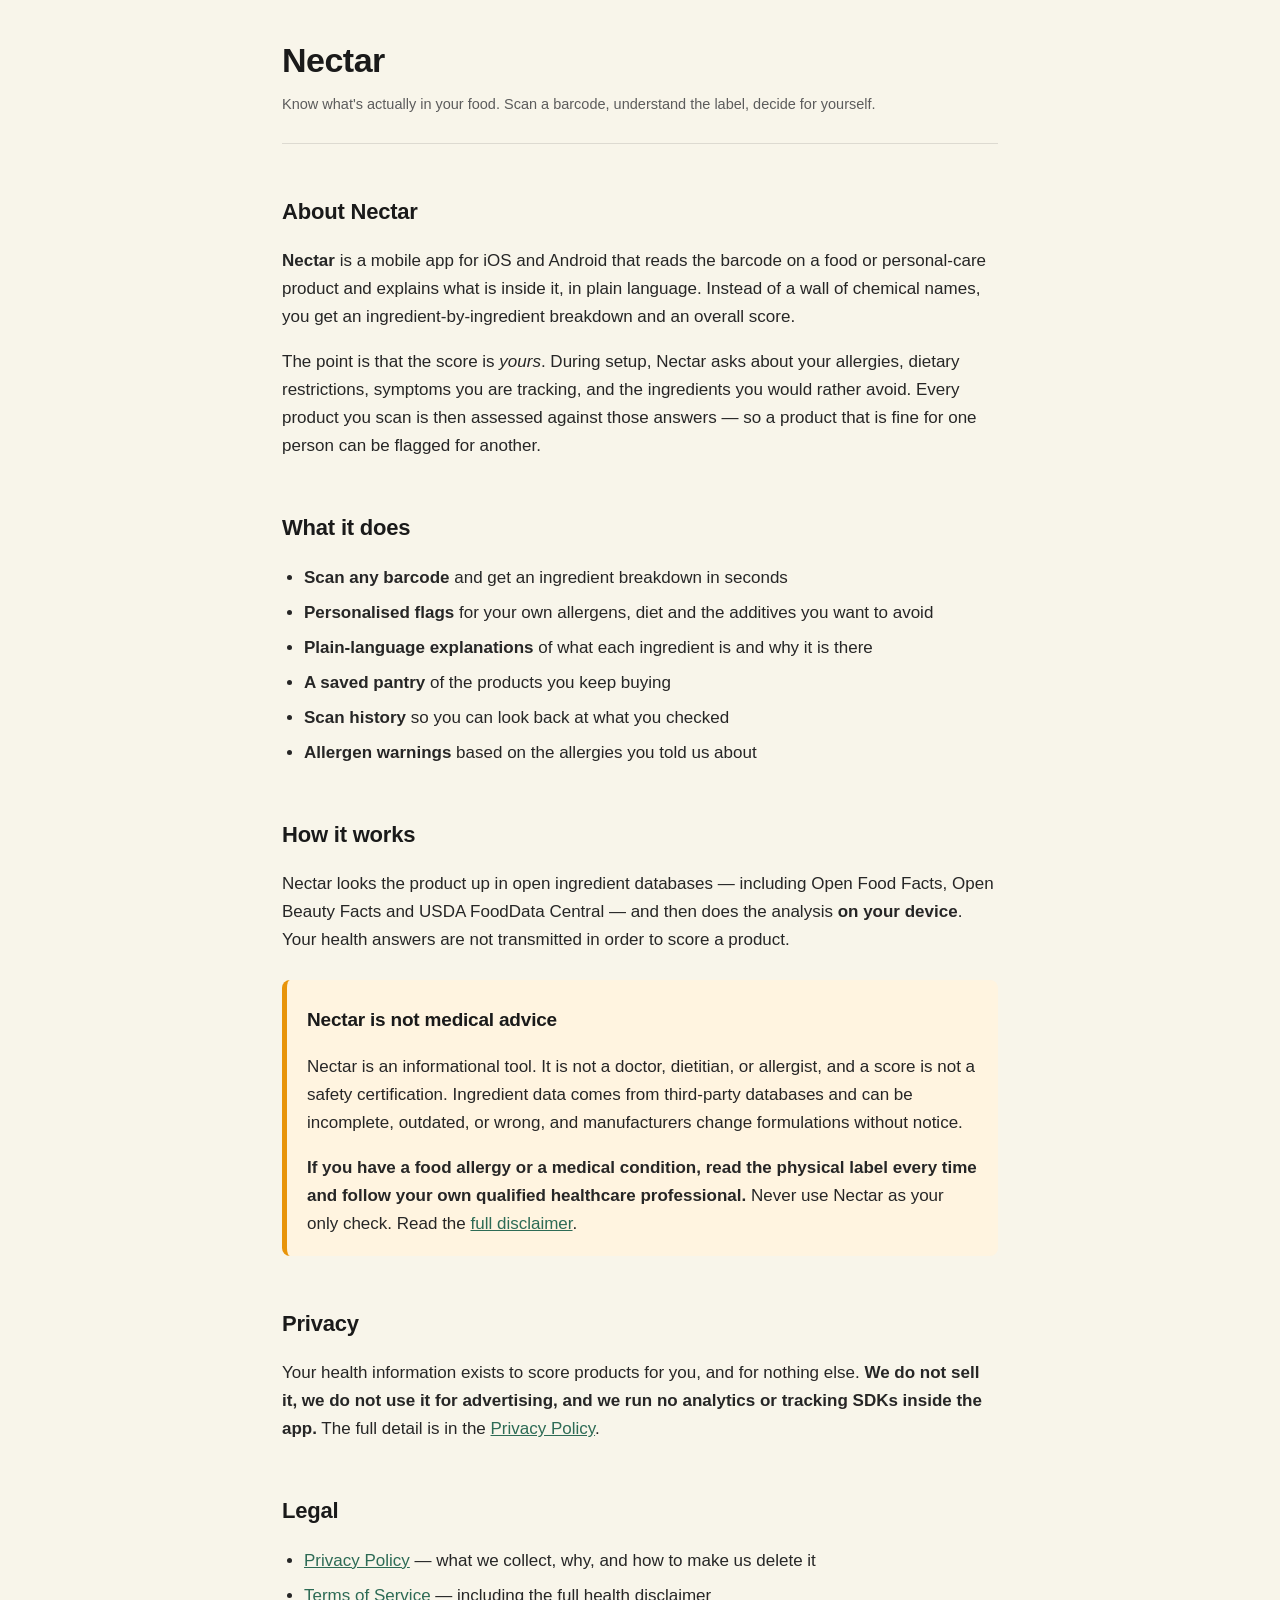
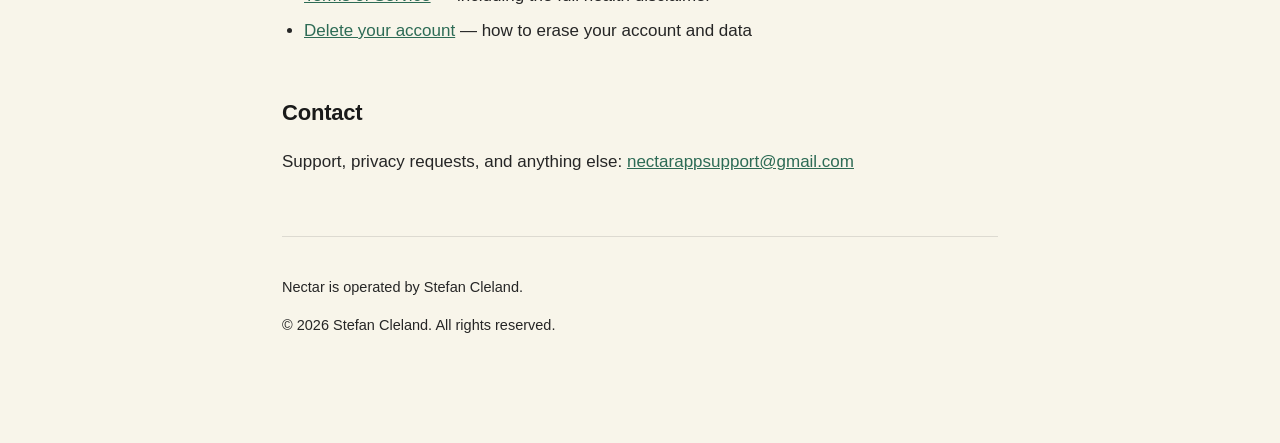
<file: index.html>
<!doctype html>
<html lang="en">
<head>
<meta charset="utf-8">
<meta name="viewport" content="width=device-width, initial-scale=1">
<title>Nectar</title>
<meta name="description" content="Nectar is a mobile app that scans a product's barcode and explains its ingredients against your own allergies, dietary restrictions and health goals.">
<link rel="stylesheet" href="style.css">
</head>
<body>
<div class="wrap">

<header>
  <!-- The app name is the h1 on purpose. Google's OAuth branding check reads
       the page's primary heading and compares it to the name on the consent
       screen; a tagline here reads as a mismatch. -->
  <h1>Nectar</h1>
  <p class="dates">Know what's actually in your food. Scan a barcode, understand the label, decide for yourself.</p>
</header>

<h2>About Nectar</h2>
<p><strong>Nectar</strong> is a mobile app for iOS and Android that reads the barcode on a food or personal-care product and explains what is inside it, in plain language. Instead of a wall of chemical names, you get an ingredient-by-ingredient breakdown and an overall score.</p>

<p>The point is that the score is <em>yours</em>. During setup, Nectar asks about your allergies, dietary restrictions, symptoms you are tracking, and the ingredients you would rather avoid. Every product you scan is then assessed against those answers — so a product that is fine for one person can be flagged for another.</p>

<h2>What it does</h2>
<ul>
  <li><strong>Scan any barcode</strong> and get an ingredient breakdown in seconds</li>
  <li><strong>Personalised flags</strong> for your own allergens, diet and the additives you want to avoid</li>
  <li><strong>Plain-language explanations</strong> of what each ingredient is and why it is there</li>
  <li><strong>A saved pantry</strong> of the products you keep buying</li>
  <li><strong>Scan history</strong> so you can look back at what you checked</li>
  <li><strong>Allergen warnings</strong> based on the allergies you told us about</li>
</ul>

<h2>How it works</h2>
<p>Nectar looks the product up in open ingredient databases — including Open Food Facts, Open Beauty Facts and USDA FoodData Central — and then does the analysis <strong>on your device</strong>. Your health answers are not transmitted in order to score a product.</p>

<div class="notice">
  <h2 style="font-size:19px;">Nectar is not medical advice</h2>
  <p>Nectar is an informational tool. It is not a doctor, dietitian, or allergist, and a score is not a safety certification. Ingredient data comes from third-party databases and can be incomplete, outdated, or wrong, and manufacturers change formulations without notice.</p>
  <p style="margin-bottom:0;"><strong>If you have a food allergy or a medical condition, read the physical label every time and follow your own qualified healthcare professional.</strong> Never use Nectar as your only check. Read the <a href="terms.html#health">full disclaimer</a>.</p>
</div>

<h2>Privacy</h2>
<p>Your health information exists to score products for you, and for nothing else. <strong>We do not sell it, we do not use it for advertising, and we run no analytics or tracking SDKs inside the app.</strong> The full detail is in the <a href="privacy.html">Privacy Policy</a>.</p>

<h2>Legal</h2>
<ul>
  <li><a href="privacy.html">Privacy Policy</a> — what we collect, why, and how to make us delete it</li>
  <li><a href="terms.html">Terms of Service</a> — including the full health disclaimer</li>
  <li><a href="delete-account.html">Delete your account</a> — how to erase your account and data</li>
</ul>

<h2>Contact</h2>
<p>Support, privacy requests, and anything else: <a href="mailto:nectarappsupport@gmail.com">nectarappsupport@gmail.com</a></p>

<footer>
  <p>Nectar is operated by Stefan Cleland.</p>
  <p>© 2026 Stefan Cleland. All rights reserved.</p>
</footer>

</div>
</body>
</html>
</file>
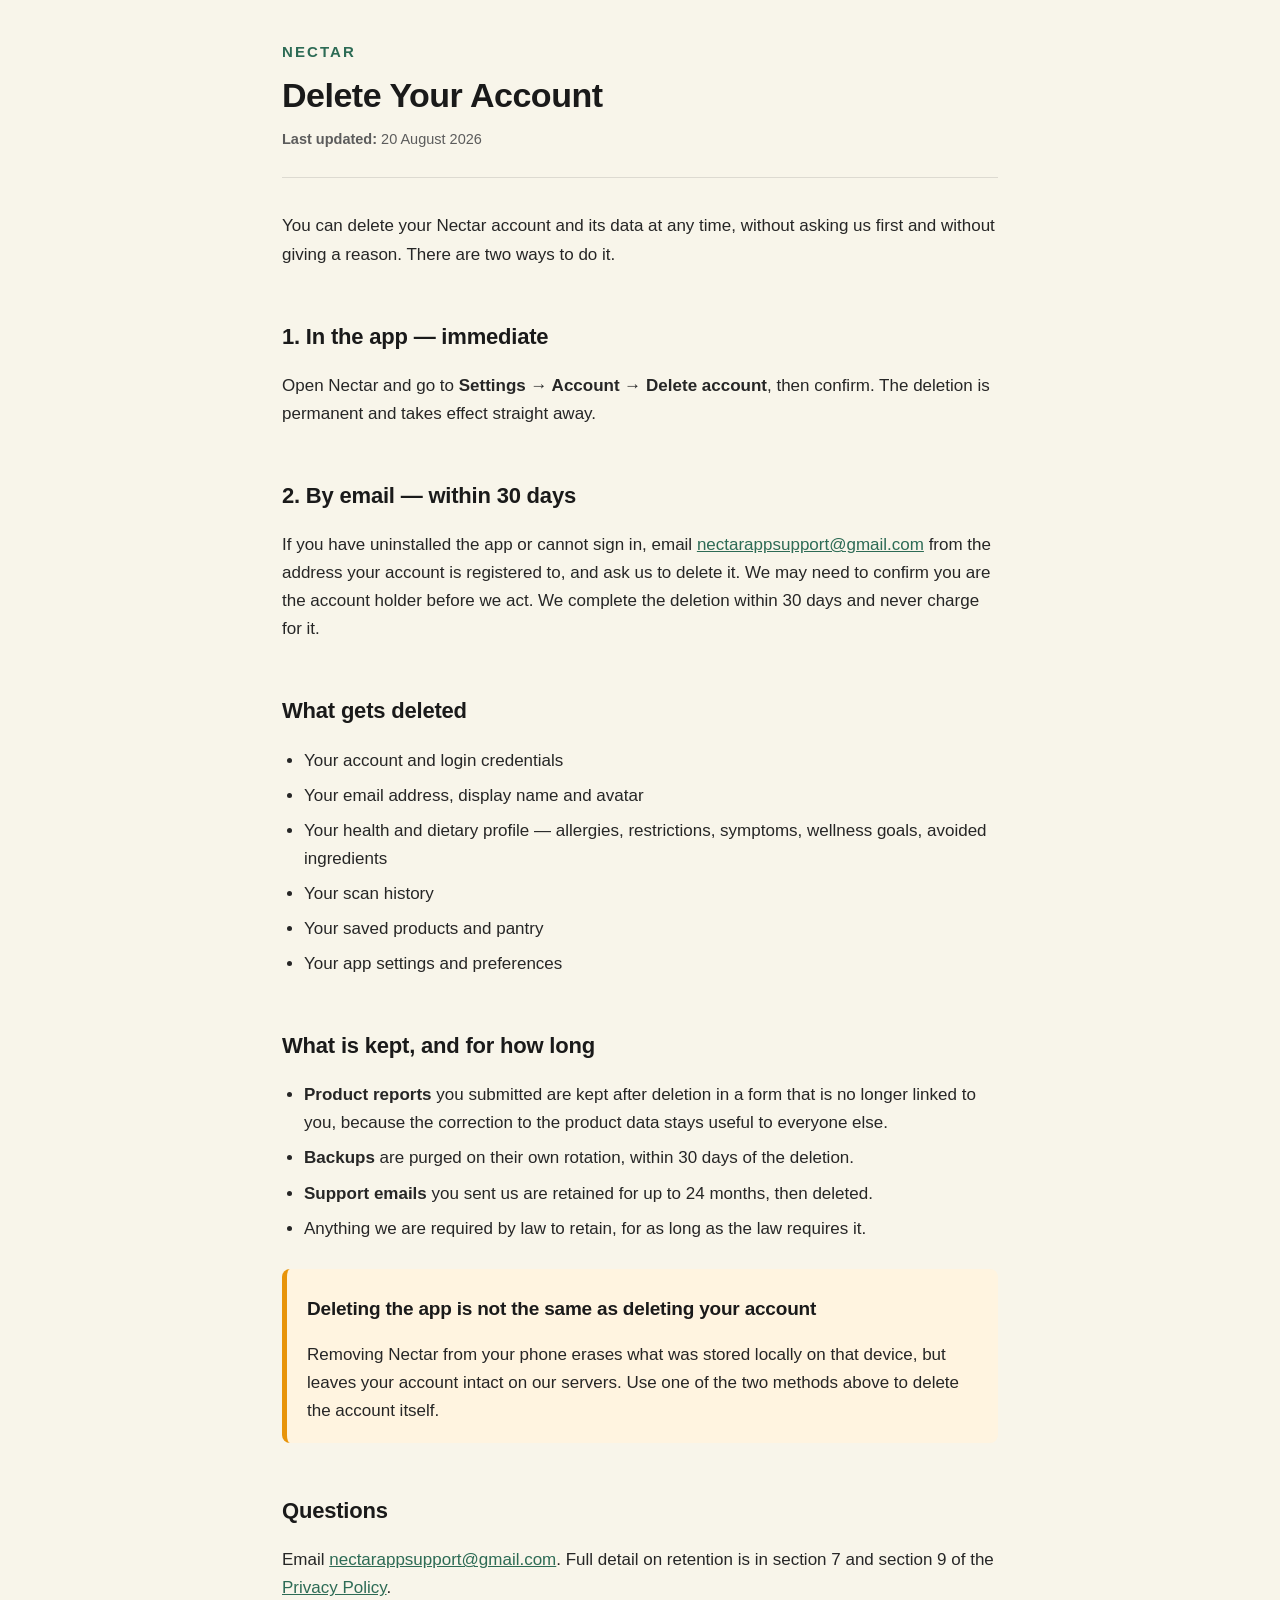
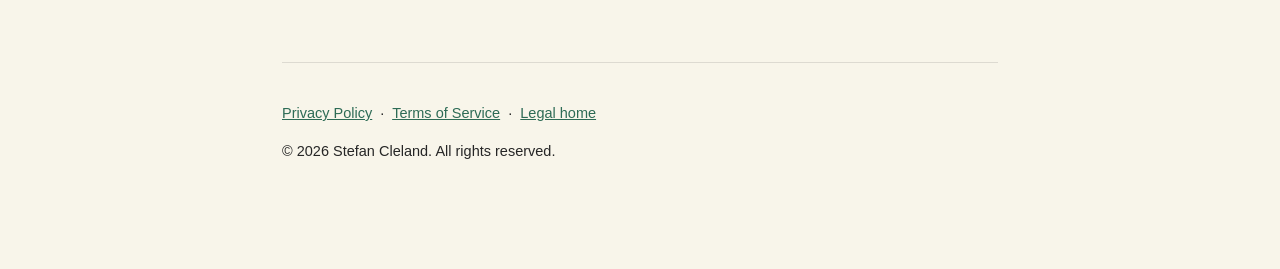
<file: delete-account.html>
<!doctype html>
<html lang="en">
<head>
<meta charset="utf-8">
<meta name="viewport" content="width=device-width, initial-scale=1">
<title>Delete Your Nectar Account</title>
<meta name="description" content="How to delete your Nectar account and the data associated with it, from inside the app or by email.">
<link rel="stylesheet" href="style.css">
</head>
<body>
<div class="wrap">

<header>
  <p class="brand">Nectar</p>
  <h1>Delete Your Account</h1>
  <p class="dates"><strong>Last updated:</strong> 20 August 2026</p>
</header>

<p>You can delete your Nectar account and its data at any time, without asking us first and without giving a reason. There are two ways to do it.</p>

<h2>1. In the app — immediate</h2>
<p>Open Nectar and go to <strong>Settings → Account → Delete account</strong>, then confirm. The deletion is permanent and takes effect straight away.</p>

<h2>2. By email — within 30 days</h2>
<p>If you have uninstalled the app or cannot sign in, email <a href="mailto:nectarappsupport@gmail.com">nectarappsupport@gmail.com</a> from the address your account is registered to, and ask us to delete it. We may need to confirm you are the account holder before we act. We complete the deletion within 30 days and never charge for it.</p>

<h2>What gets deleted</h2>
<ul>
  <li>Your account and login credentials</li>
  <li>Your email address, display name and avatar</li>
  <li>Your health and dietary profile — allergies, restrictions, symptoms, wellness goals, avoided ingredients</li>
  <li>Your scan history</li>
  <li>Your saved products and pantry</li>
  <li>Your app settings and preferences</li>
</ul>

<h2>What is kept, and for how long</h2>
<ul>
  <li><strong>Product reports</strong> you submitted are kept after deletion in a form that is no longer linked to you, because the correction to the product data stays useful to everyone else.</li>
  <li><strong>Backups</strong> are purged on their own rotation, within 30 days of the deletion.</li>
  <li><strong>Support emails</strong> you sent us are retained for up to 24 months, then deleted.</li>
  <li>Anything we are required by law to retain, for as long as the law requires it.</li>
</ul>

<div class="notice">
  <h2 style="font-size:19px;">Deleting the app is not the same as deleting your account</h2>
  <p style="margin-bottom:0;">Removing Nectar from your phone erases what was stored locally on that device, but leaves your account intact on our servers. Use one of the two methods above to delete the account itself.</p>
</div>

<h2>Questions</h2>
<p>Email <a href="mailto:nectarappsupport@gmail.com">nectarappsupport@gmail.com</a>. Full detail on retention is in section 7 and section 9 of the <a href="privacy.html">Privacy Policy</a>.</p>

<footer>
  <p><a href="privacy.html">Privacy Policy</a> &nbsp;·&nbsp; <a href="terms.html">Terms of Service</a> &nbsp;·&nbsp; <a href="index.html">Legal home</a></p>
  <p>© 2026 Stefan Cleland. All rights reserved.</p>
</footer>

</div>
</body>
</html>
</file>
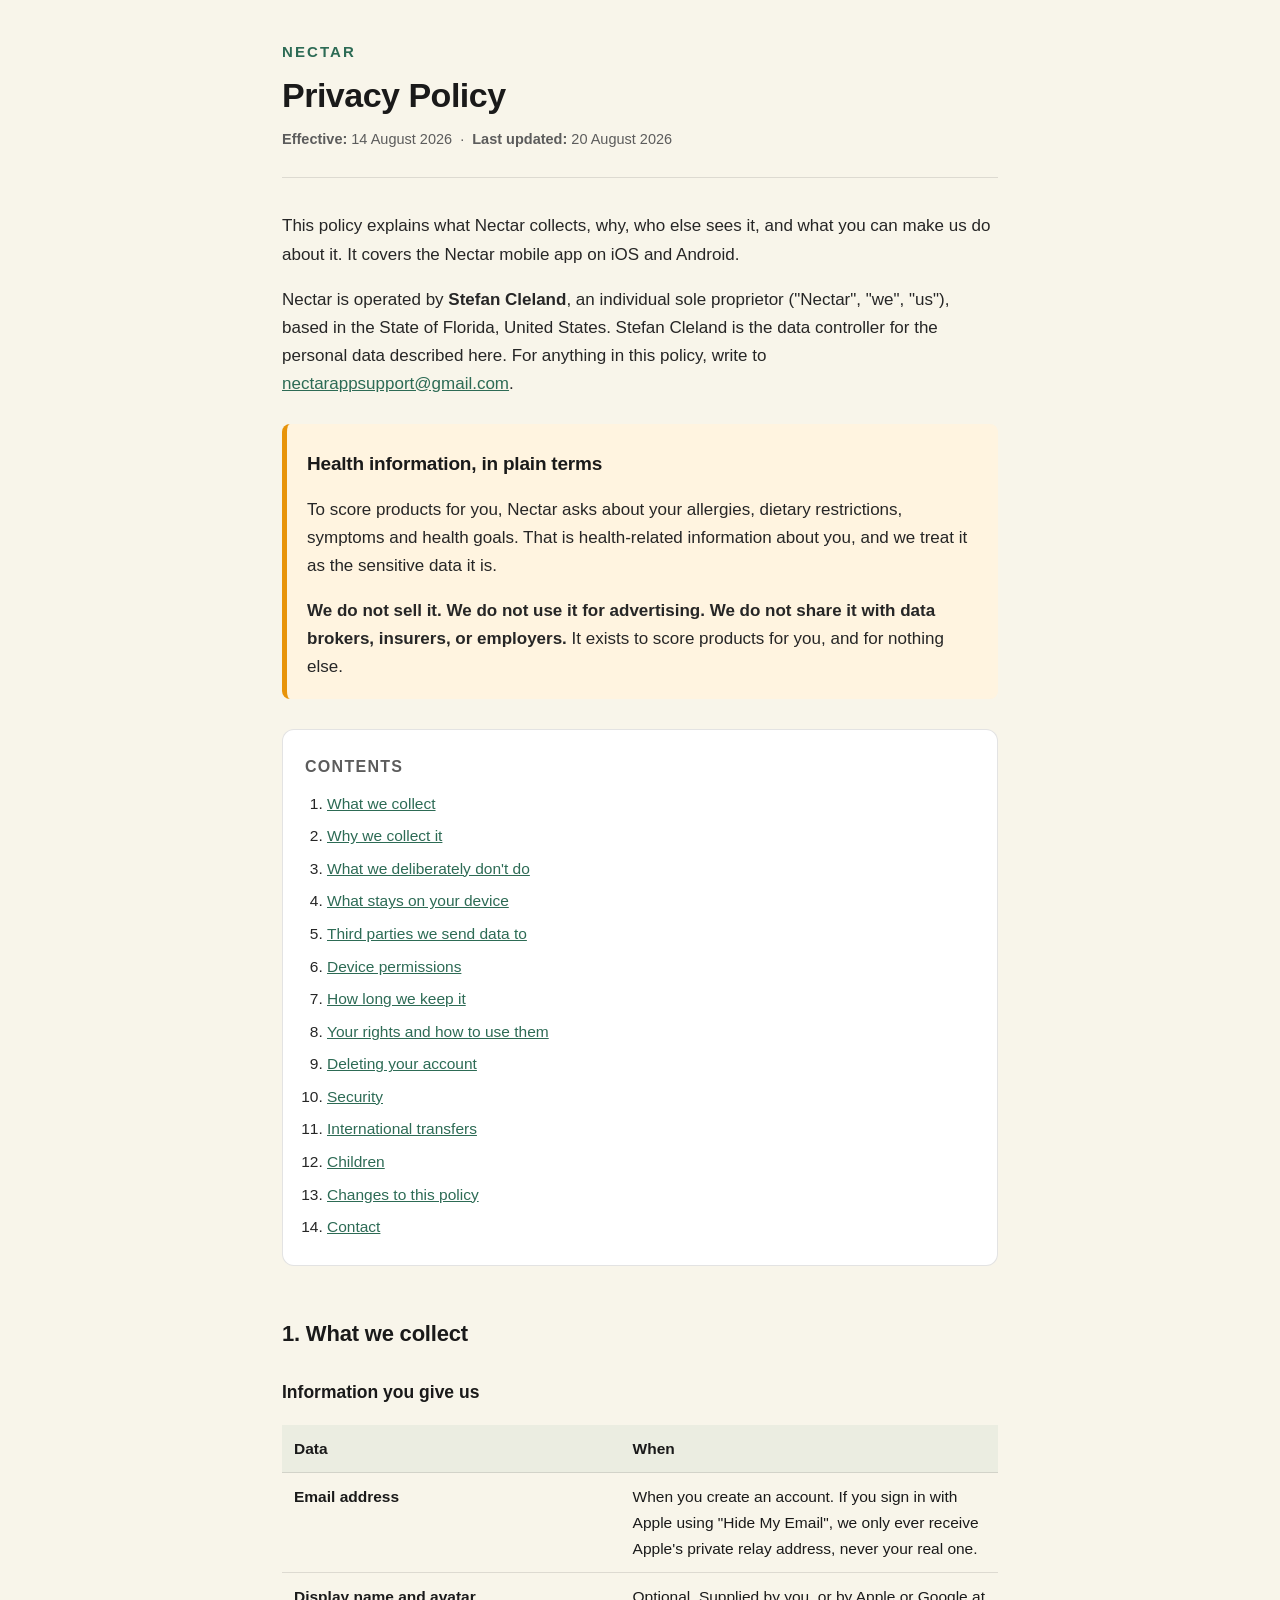
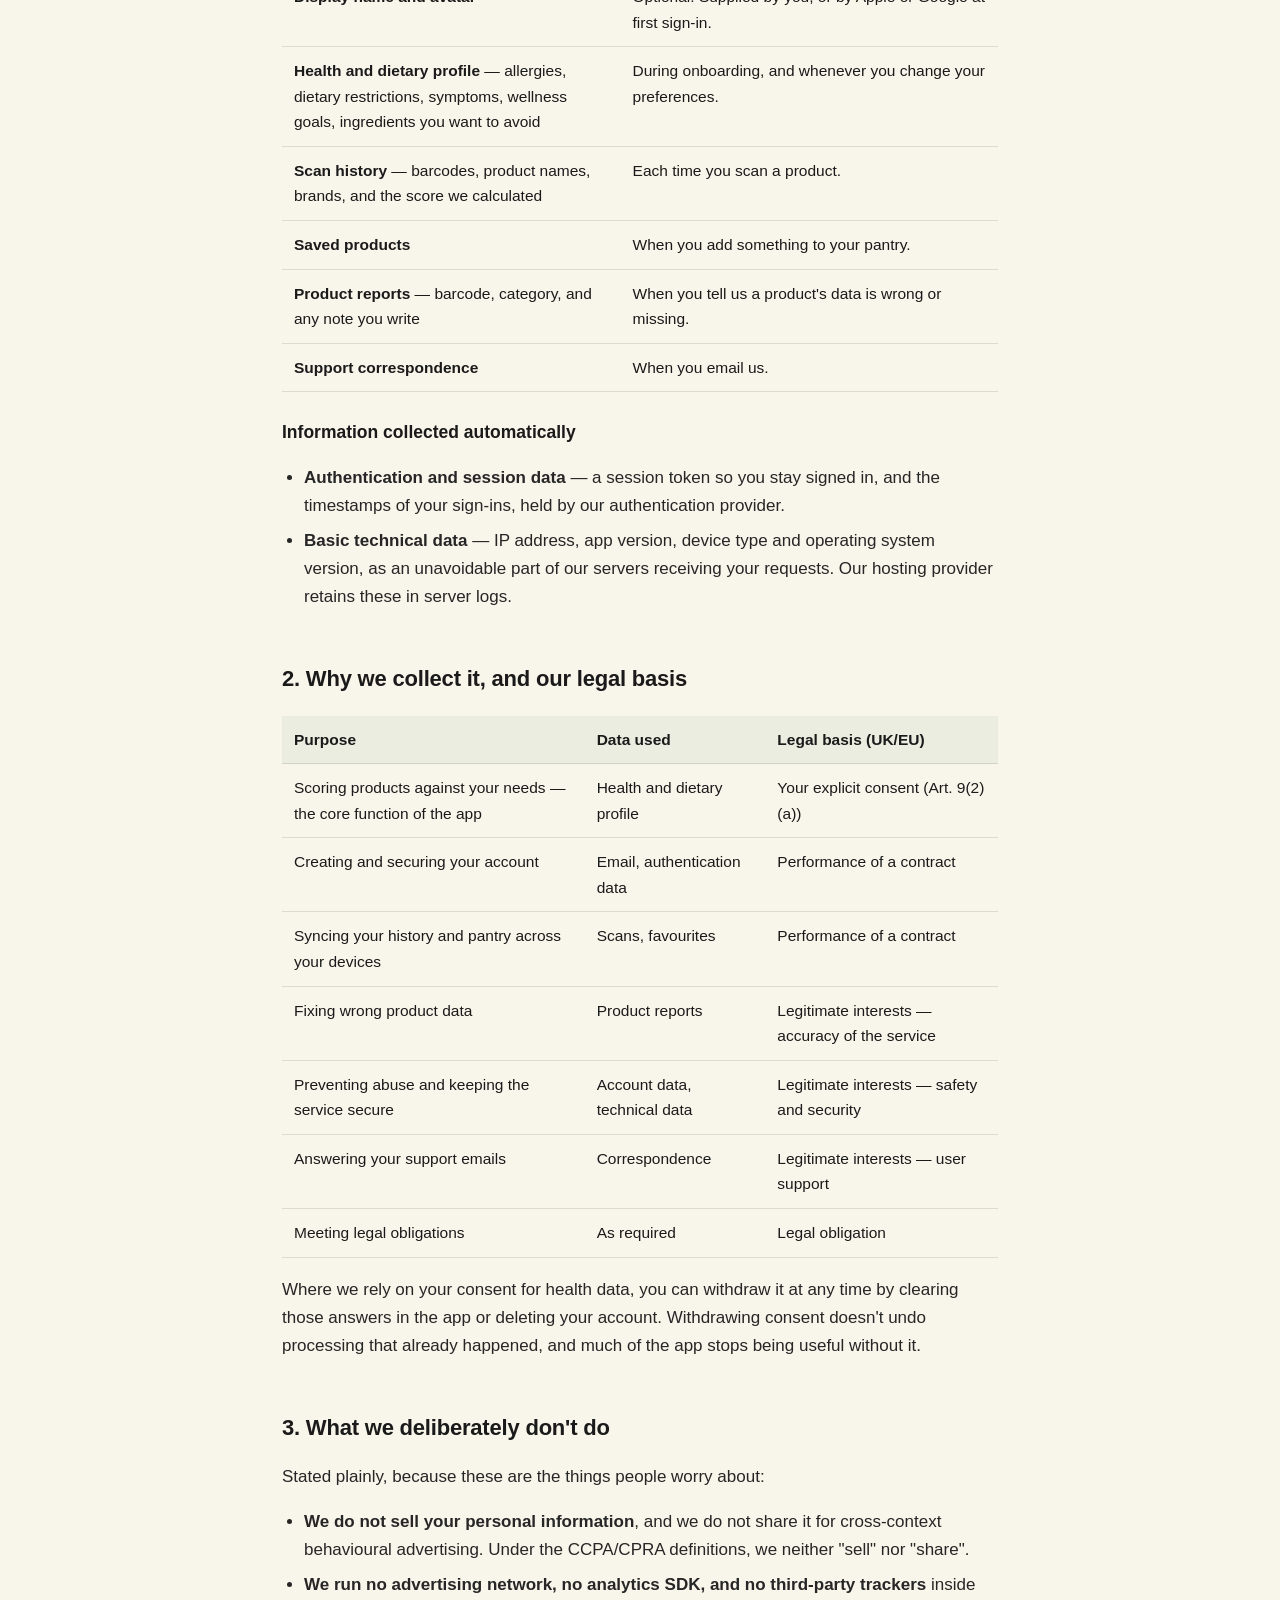
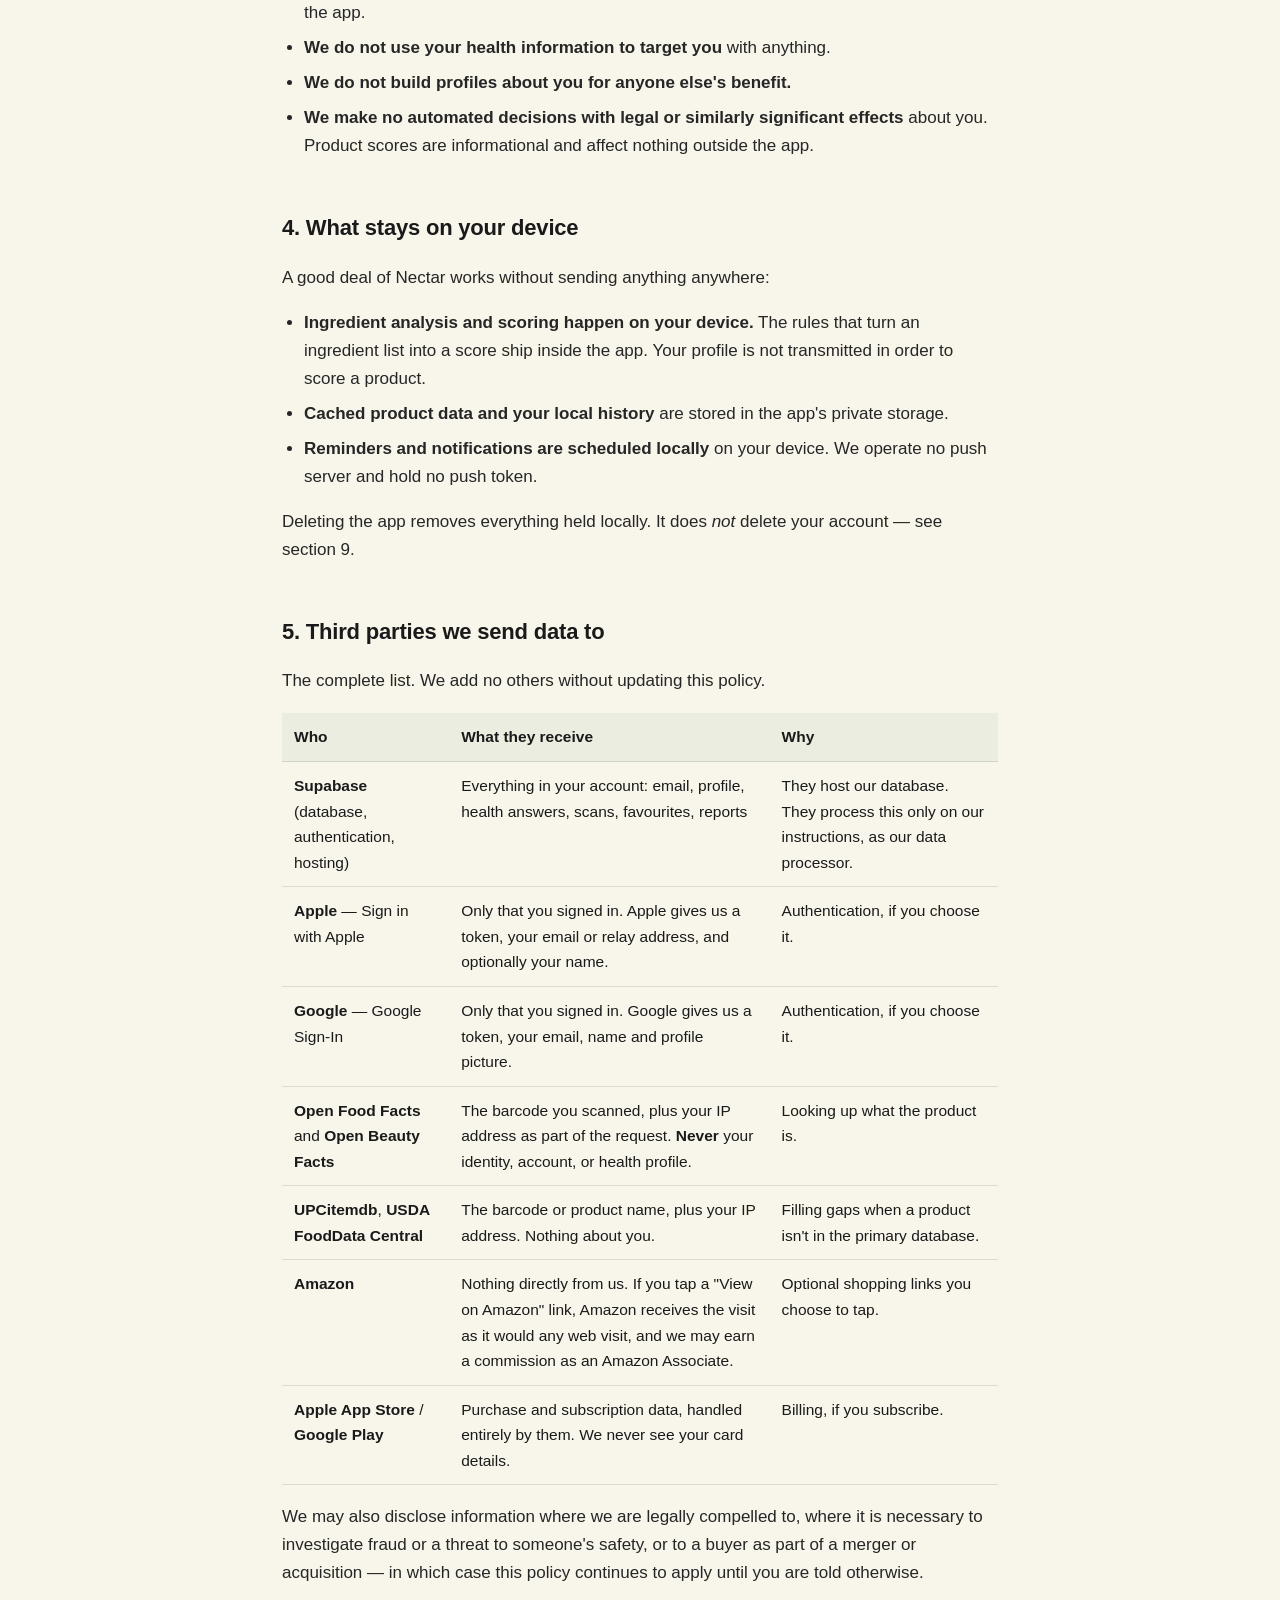
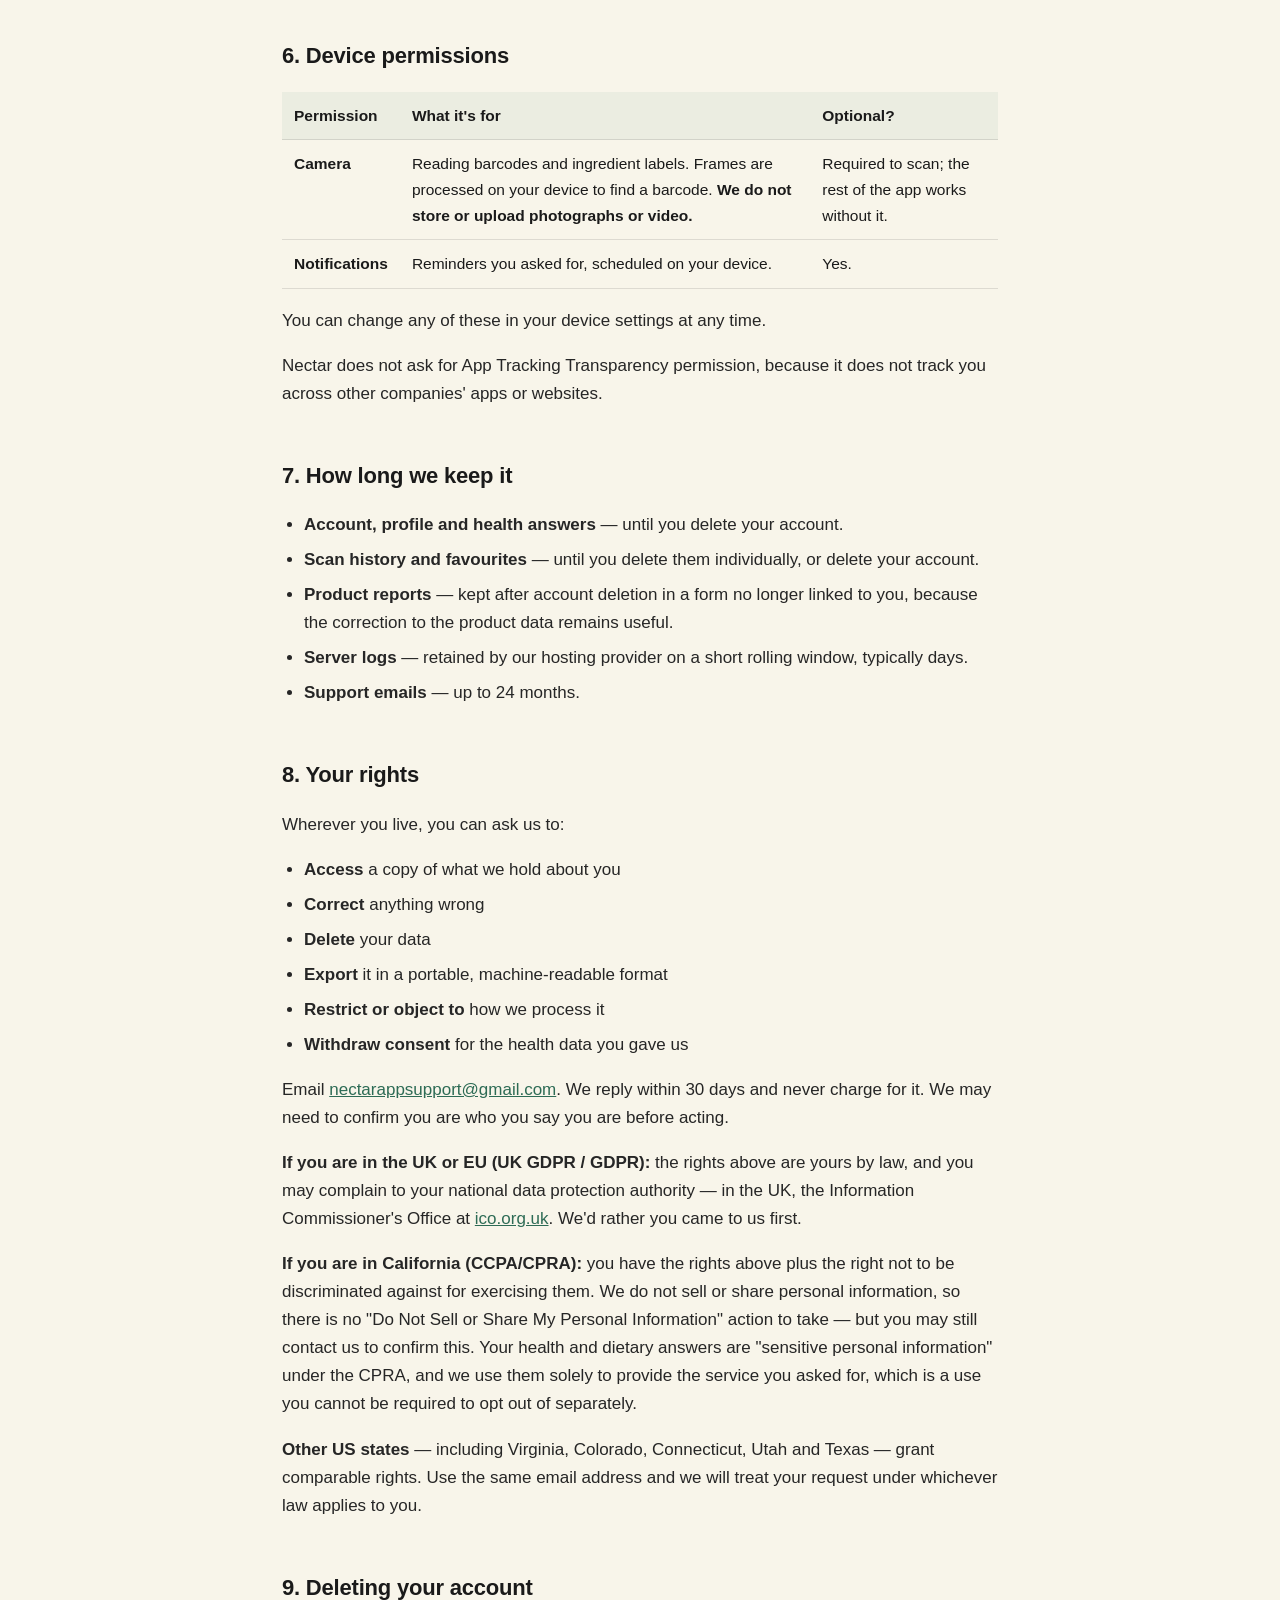
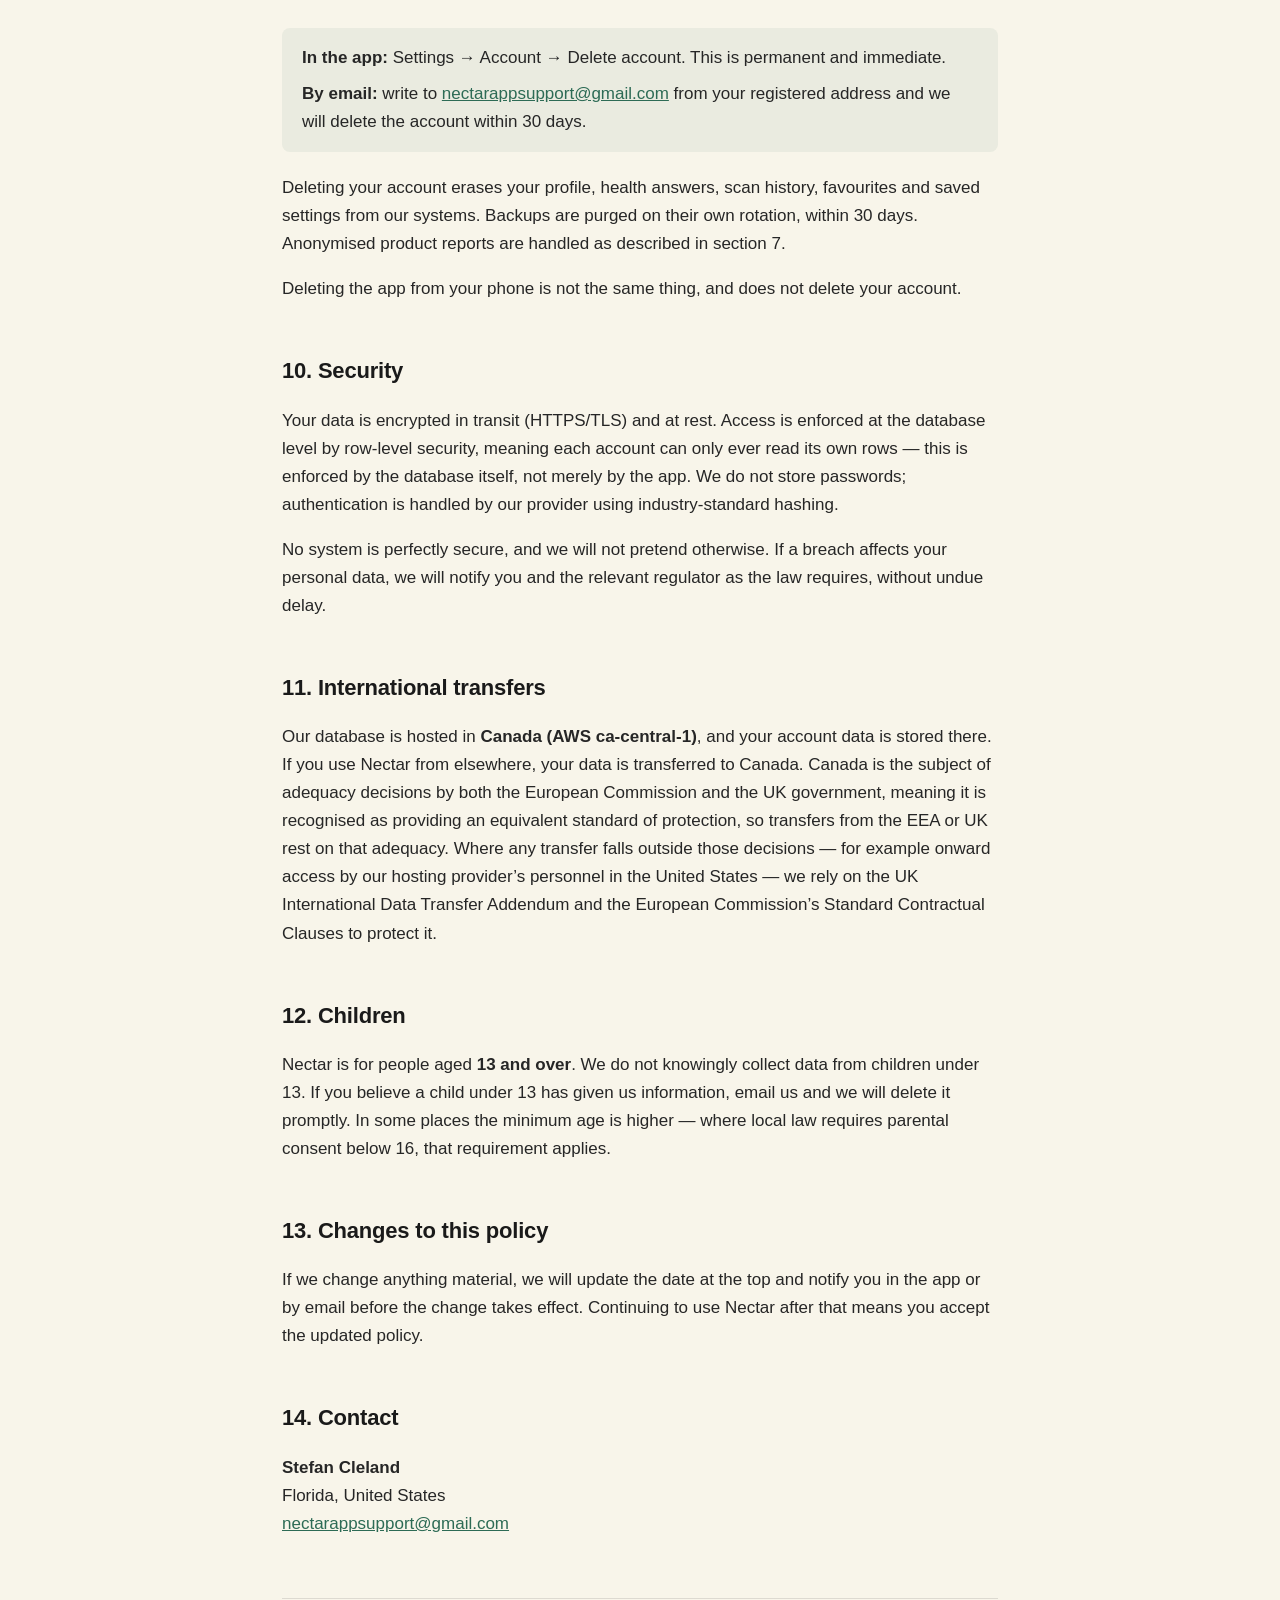
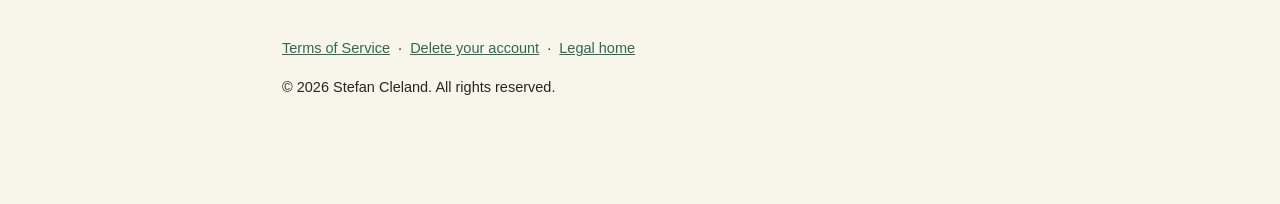
<file: privacy.html>
<!doctype html>
<html lang="en">
<head>
<meta charset="utf-8">
<meta name="viewport" content="width=device-width, initial-scale=1">
<title>Privacy Policy — Nectar</title>
<link rel="stylesheet" href="style.css">
</head>
<body>
<div class="wrap">

<header>
  <p class="brand">Nectar</p>
  <h1>Privacy Policy</h1>
  <p class="dates"><strong>Effective:</strong> 14 August 2026 &nbsp;·&nbsp; <strong>Last updated:</strong> 20 August 2026</p>
</header>

<p>This policy explains what Nectar collects, why, who else sees it, and what you can make us do about it. It covers the Nectar mobile app on iOS and Android.</p>

<p>Nectar is operated by <strong>Stefan Cleland</strong>, an individual sole proprietor ("Nectar", "we", "us"), based in the State of Florida, United States. Stefan Cleland is the data controller for the personal data described here. For anything in this policy, write to <a href="mailto:nectarappsupport@gmail.com">nectarappsupport@gmail.com</a>.</p>

<div class="notice">
  <h2 style="font-size:19px;">Health information, in plain terms</h2>
  <p>To score products for you, Nectar asks about your allergies, dietary restrictions, symptoms and health goals. That is health-related information about you, and we treat it as the sensitive data it is.</p>
  <p><strong>We do not sell it. We do not use it for advertising. We do not share it with data brokers, insurers, or employers.</strong> It exists to score products for you, and for nothing else.</p>
</div>

<div class="toc">
  <h2>Contents</h2>
  <ol>
    <li><a href="#collect">What we collect</a></li>
    <li><a href="#why">Why we collect it</a></li>
    <li><a href="#dont">What we deliberately don't do</a></li>
    <li><a href="#device">What stays on your device</a></li>
    <li><a href="#third">Third parties we send data to</a></li>
    <li><a href="#permissions">Device permissions</a></li>
    <li><a href="#retention">How long we keep it</a></li>
    <li><a href="#rights">Your rights and how to use them</a></li>
    <li><a href="#delete">Deleting your account</a></li>
    <li><a href="#security">Security</a></li>
    <li><a href="#transfers">International transfers</a></li>
    <li><a href="#children">Children</a></li>
    <li><a href="#changes">Changes to this policy</a></li>
    <li><a href="#contact">Contact</a></li>
  </ol>
</div>

<h2 id="collect">1. What we collect</h2>

<h3>Information you give us</h3>
<table>
  <tr><th>Data</th><th>When</th></tr>
  <tr><td><strong>Email address</strong></td><td>When you create an account. If you sign in with Apple using "Hide My Email", we only ever receive Apple's private relay address, never your real one.</td></tr>
  <tr><td><strong>Display name and avatar</strong></td><td>Optional. Supplied by you, or by Apple or Google at first sign-in.</td></tr>
  <tr><td><strong>Health and dietary profile</strong> — allergies, dietary restrictions, symptoms, wellness goals, ingredients you want to avoid</td><td>During onboarding, and whenever you change your preferences.</td></tr>
  <tr><td><strong>Scan history</strong> — barcodes, product names, brands, and the score we calculated</td><td>Each time you scan a product.</td></tr>
  <tr><td><strong>Saved products</strong></td><td>When you add something to your pantry.</td></tr>
  <tr><td><strong>Product reports</strong> — barcode, category, and any note you write</td><td>When you tell us a product's data is wrong or missing.</td></tr>
  <tr><td><strong>Support correspondence</strong></td><td>When you email us.</td></tr>
</table>

<h3>Information collected automatically</h3>
<ul>
  <li><strong>Authentication and session data</strong> — a session token so you stay signed in, and the timestamps of your sign-ins, held by our authentication provider.</li>
  <li><strong>Basic technical data</strong> — IP address, app version, device type and operating system version, as an unavoidable part of our servers receiving your requests. Our hosting provider retains these in server logs.</li>
</ul>

<h2 id="why">2. Why we collect it, and our legal basis</h2>
<table>
  <tr><th>Purpose</th><th>Data used</th><th>Legal basis (UK/EU)</th></tr>
  <tr><td>Scoring products against your needs — the core function of the app</td><td>Health and dietary profile</td><td>Your explicit consent (Art. 9(2)(a))</td></tr>
  <tr><td>Creating and securing your account</td><td>Email, authentication data</td><td>Performance of a contract</td></tr>
  <tr><td>Syncing your history and pantry across your devices</td><td>Scans, favourites</td><td>Performance of a contract</td></tr>
  <tr><td>Fixing wrong product data</td><td>Product reports</td><td>Legitimate interests — accuracy of the service</td></tr>
  <tr><td>Preventing abuse and keeping the service secure</td><td>Account data, technical data</td><td>Legitimate interests — safety and security</td></tr>
  <tr><td>Answering your support emails</td><td>Correspondence</td><td>Legitimate interests — user support</td></tr>
  <tr><td>Meeting legal obligations</td><td>As required</td><td>Legal obligation</td></tr>
</table>

<p>Where we rely on your consent for health data, you can withdraw it at any time by clearing those answers in the app or deleting your account. Withdrawing consent doesn't undo processing that already happened, and much of the app stops being useful without it.</p>

<h2 id="dont">3. What we deliberately don't do</h2>
<p>Stated plainly, because these are the things people worry about:</p>
<ul>
  <li><strong>We do not sell your personal information</strong>, and we do not share it for cross-context behavioural advertising. Under the CCPA/CPRA definitions, we neither "sell" nor "share".</li>
  <li><strong>We run no advertising network, no analytics SDK, and no third-party trackers</strong> inside the app.</li>
  <li><strong>We do not use your health information to target you</strong> with anything.</li>
  <li><strong>We do not build profiles about you for anyone else's benefit.</strong></li>
  <li><strong>We make no automated decisions with legal or similarly significant effects</strong> about you. Product scores are informational and affect nothing outside the app.</li>
</ul>

<h2 id="device">4. What stays on your device</h2>
<p>A good deal of Nectar works without sending anything anywhere:</p>
<ul>
  <li><strong>Ingredient analysis and scoring happen on your device.</strong> The rules that turn an ingredient list into a score ship inside the app. Your profile is not transmitted in order to score a product.</li>
  <li><strong>Cached product data and your local history</strong> are stored in the app's private storage.</li>
  <li><strong>Reminders and notifications are scheduled locally</strong> on your device. We operate no push server and hold no push token.</li>
</ul>
<p>Deleting the app removes everything held locally. It does <em>not</em> delete your account — see section 9.</p>

<h2 id="third">5. Third parties we send data to</h2>
<p>The complete list. We add no others without updating this policy.</p>

<table>
  <tr><th>Who</th><th>What they receive</th><th>Why</th></tr>
  <tr>
    <td><strong>Supabase</strong> (database, authentication, hosting)</td>
    <td>Everything in your account: email, profile, health answers, scans, favourites, reports</td>
    <td>They host our database. They process this only on our instructions, as our data processor.</td>
  </tr>
  <tr>
    <td><strong>Apple</strong> — Sign in with Apple</td>
    <td>Only that you signed in. Apple gives us a token, your email or relay address, and optionally your name.</td>
    <td>Authentication, if you choose it.</td>
  </tr>
  <tr>
    <td><strong>Google</strong> — Google Sign-In</td>
    <td>Only that you signed in. Google gives us a token, your email, name and profile picture.</td>
    <td>Authentication, if you choose it.</td>
  </tr>
  <tr>
    <td><strong>Open Food Facts</strong> and <strong>Open Beauty Facts</strong></td>
    <td>The barcode you scanned, plus your IP address as part of the request. <strong>Never</strong> your identity, account, or health profile.</td>
    <td>Looking up what the product is.</td>
  </tr>
  <tr>
    <td><strong>UPCitemdb</strong>, <strong>USDA FoodData Central</strong></td>
    <td>The barcode or product name, plus your IP address. Nothing about you.</td>
    <td>Filling gaps when a product isn't in the primary database.</td>
  </tr>
  <tr>
    <td><strong>Amazon</strong></td>
    <td>Nothing directly from us. If you tap a "View on Amazon" link, Amazon receives the visit as it would any web visit, and we may earn a commission as an Amazon Associate.</td>
    <td>Optional shopping links you choose to tap.</td>
  </tr>
  <tr>
    <td><strong>Apple App Store</strong> / <strong>Google Play</strong></td>
    <td>Purchase and subscription data, handled entirely by them. We never see your card details.</td>
    <td>Billing, if you subscribe.</td>
  </tr>
</table>

<p>We may also disclose information where we are legally compelled to, where it is necessary to investigate fraud or a threat to someone's safety, or to a buyer as part of a merger or acquisition — in which case this policy continues to apply until you are told otherwise.</p>

<h2 id="permissions">6. Device permissions</h2>
<table>
  <tr><th>Permission</th><th>What it's for</th><th>Optional?</th></tr>
  <tr><td><strong>Camera</strong></td><td>Reading barcodes and ingredient labels. Frames are processed on your device to find a barcode. <strong>We do not store or upload photographs or video.</strong></td><td>Required to scan; the rest of the app works without it.</td></tr>
  <tr><td><strong>Notifications</strong></td><td>Reminders you asked for, scheduled on your device.</td><td>Yes.</td></tr>
</table>
<p>You can change any of these in your device settings at any time.</p>
<p>Nectar does not ask for App Tracking Transparency permission, because it does not track you across other companies' apps or websites.</p>

<h2 id="retention">7. How long we keep it</h2>
<ul>
  <li><strong>Account, profile and health answers</strong> — until you delete your account.</li>
  <li><strong>Scan history and favourites</strong> — until you delete them individually, or delete your account.</li>
  <li><strong>Product reports</strong> — kept after account deletion in a form no longer linked to you, because the correction to the product data remains useful.</li>
  <li><strong>Server logs</strong> — retained by our hosting provider on a short rolling window, typically days.</li>
  <li><strong>Support emails</strong> — up to 24 months.</li>
</ul>

<h2 id="rights">8. Your rights</h2>
<p>Wherever you live, you can ask us to:</p>
<ul>
  <li><strong>Access</strong> a copy of what we hold about you</li>
  <li><strong>Correct</strong> anything wrong</li>
  <li><strong>Delete</strong> your data</li>
  <li><strong>Export</strong> it in a portable, machine-readable format</li>
  <li><strong>Restrict or object to</strong> how we process it</li>
  <li><strong>Withdraw consent</strong> for the health data you gave us</li>
</ul>
<p>Email <a href="mailto:nectarappsupport@gmail.com">nectarappsupport@gmail.com</a>. We reply within 30 days and never charge for it. We may need to confirm you are who you say you are before acting.</p>

<p><strong>If you are in the UK or EU (UK GDPR / GDPR):</strong> the rights above are yours by law, and you may complain to your national data protection authority — in the UK, the Information Commissioner's Office at <a href="https://ico.org.uk">ico.org.uk</a>. We'd rather you came to us first.</p>

<p><strong>If you are in California (CCPA/CPRA):</strong> you have the rights above plus the right not to be discriminated against for exercising them. We do not sell or share personal information, so there is no "Do Not Sell or Share My Personal Information" action to take — but you may still contact us to confirm this. Your health and dietary answers are "sensitive personal information" under the CPRA, and we use them solely to provide the service you asked for, which is a use you cannot be required to opt out of separately.</p>

<p><strong>Other US states</strong> — including Virginia, Colorado, Connecticut, Utah and Texas — grant comparable rights. Use the same email address and we will treat your request under whichever law applies to you.</p>

<h2 id="delete">9. Deleting your account</h2>
<div class="callout">
  <p style="margin:0 0 8px;"><strong>In the app:</strong> Settings → Account → Delete account. This is permanent and immediate.</p>
  <p style="margin:0;"><strong>By email:</strong> write to <a href="mailto:nectarappsupport@gmail.com">nectarappsupport@gmail.com</a> from your registered address and we will delete the account within 30 days.</p>
</div>
<p>Deleting your account erases your profile, health answers, scan history, favourites and saved settings from our systems. Backups are purged on their own rotation, within 30 days. Anonymised product reports are handled as described in section 7.</p>
<p>Deleting the app from your phone is not the same thing, and does not delete your account.</p>

<h2 id="security">10. Security</h2>
<p>Your data is encrypted in transit (HTTPS/TLS) and at rest. Access is enforced at the database level by row-level security, meaning each account can only ever read its own rows — this is enforced by the database itself, not merely by the app. We do not store passwords; authentication is handled by our provider using industry-standard hashing.</p>
<p>No system is perfectly secure, and we will not pretend otherwise. If a breach affects your personal data, we will notify you and the relevant regulator as the law requires, without undue delay.</p>

<h2 id="transfers">11. International transfers</h2>
<p>Our database is hosted in <strong>Canada (AWS ca-central-1)</strong>, and your account data is stored there. If you use Nectar from elsewhere, your data is transferred to Canada. Canada is the subject of adequacy decisions by both the European Commission and the UK government, meaning it is recognised as providing an equivalent standard of protection, so transfers from the EEA or UK rest on that adequacy. Where any transfer falls outside those decisions — for example onward access by our hosting provider’s personnel in the United States — we rely on the UK International Data Transfer Addendum and the European Commission’s Standard Contractual Clauses to protect it.</p>

<h2 id="children">12. Children</h2>
<p>Nectar is for people aged <strong>13 and over</strong>. We do not knowingly collect data from children under 13. If you believe a child under 13 has given us information, email us and we will delete it promptly. In some places the minimum age is higher — where local law requires parental consent below 16, that requirement applies.</p>

<h2 id="changes">13. Changes to this policy</h2>
<p>If we change anything material, we will update the date at the top and notify you in the app or by email before the change takes effect. Continuing to use Nectar after that means you accept the updated policy.</p>

<h2 id="contact">14. Contact</h2>
<p>
  <strong>Stefan Cleland</strong><br>
  Florida, United States<br>
  <a href="mailto:nectarappsupport@gmail.com">nectarappsupport@gmail.com</a>
</p>

<footer>
  <p><a href="terms.html">Terms of Service</a> &nbsp;·&nbsp; <a href="delete-account.html">Delete your account</a> &nbsp;·&nbsp; <a href="index.html">Legal home</a></p>
  <p>© 2026 Stefan Cleland. All rights reserved.</p>
</footer>

</div>
</body>
</html>
</file>
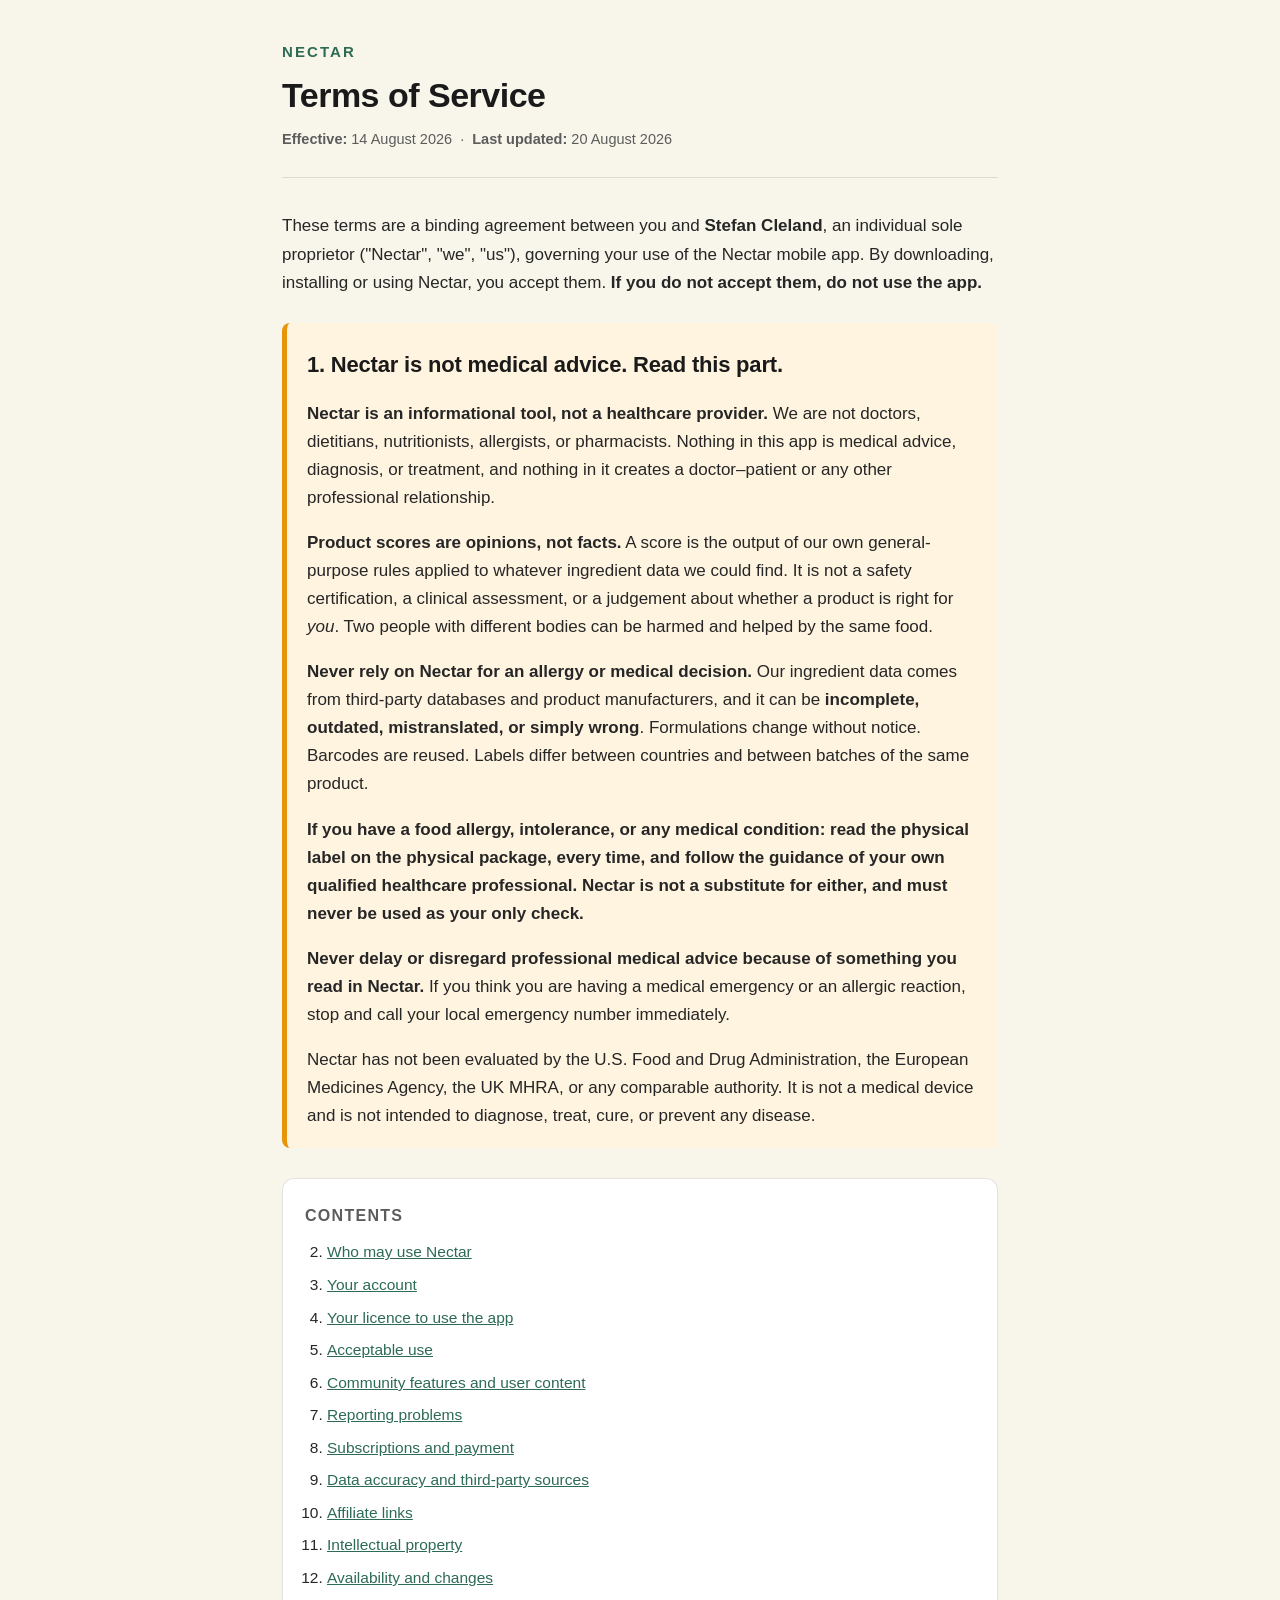
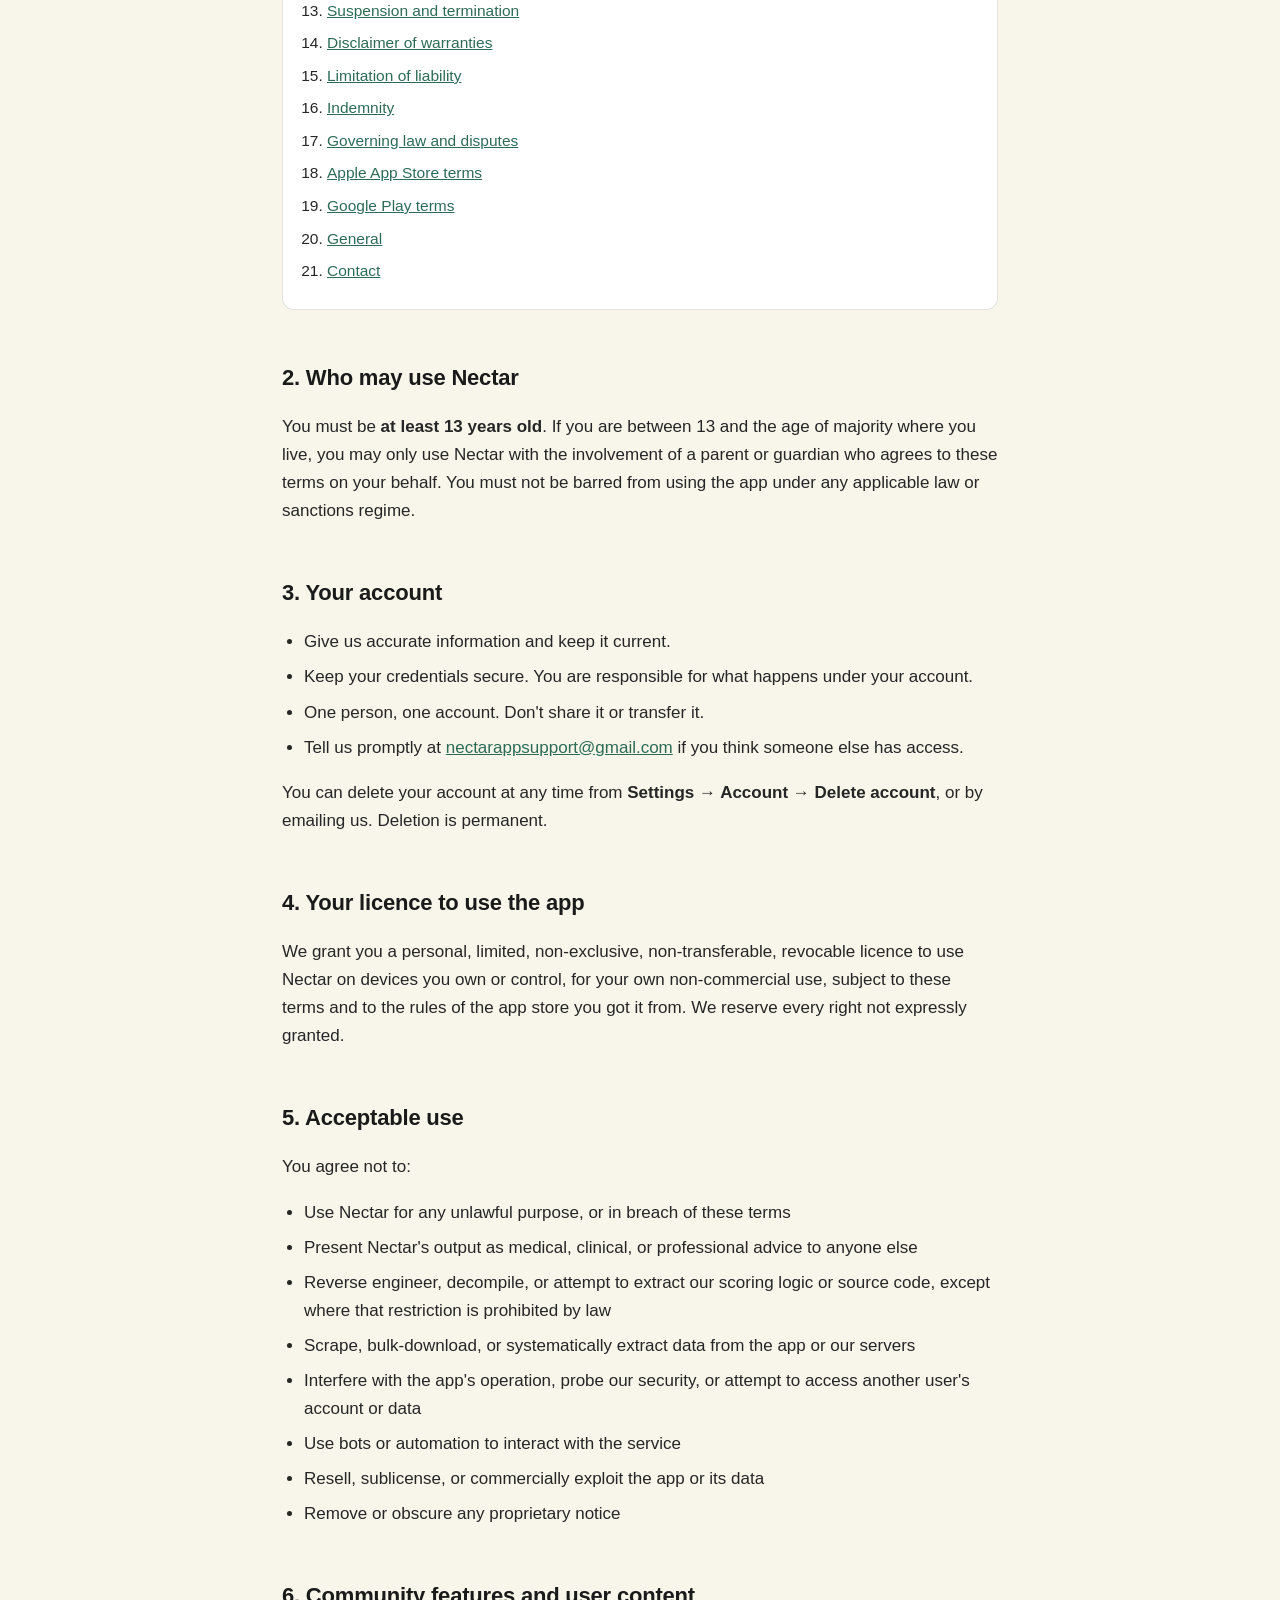
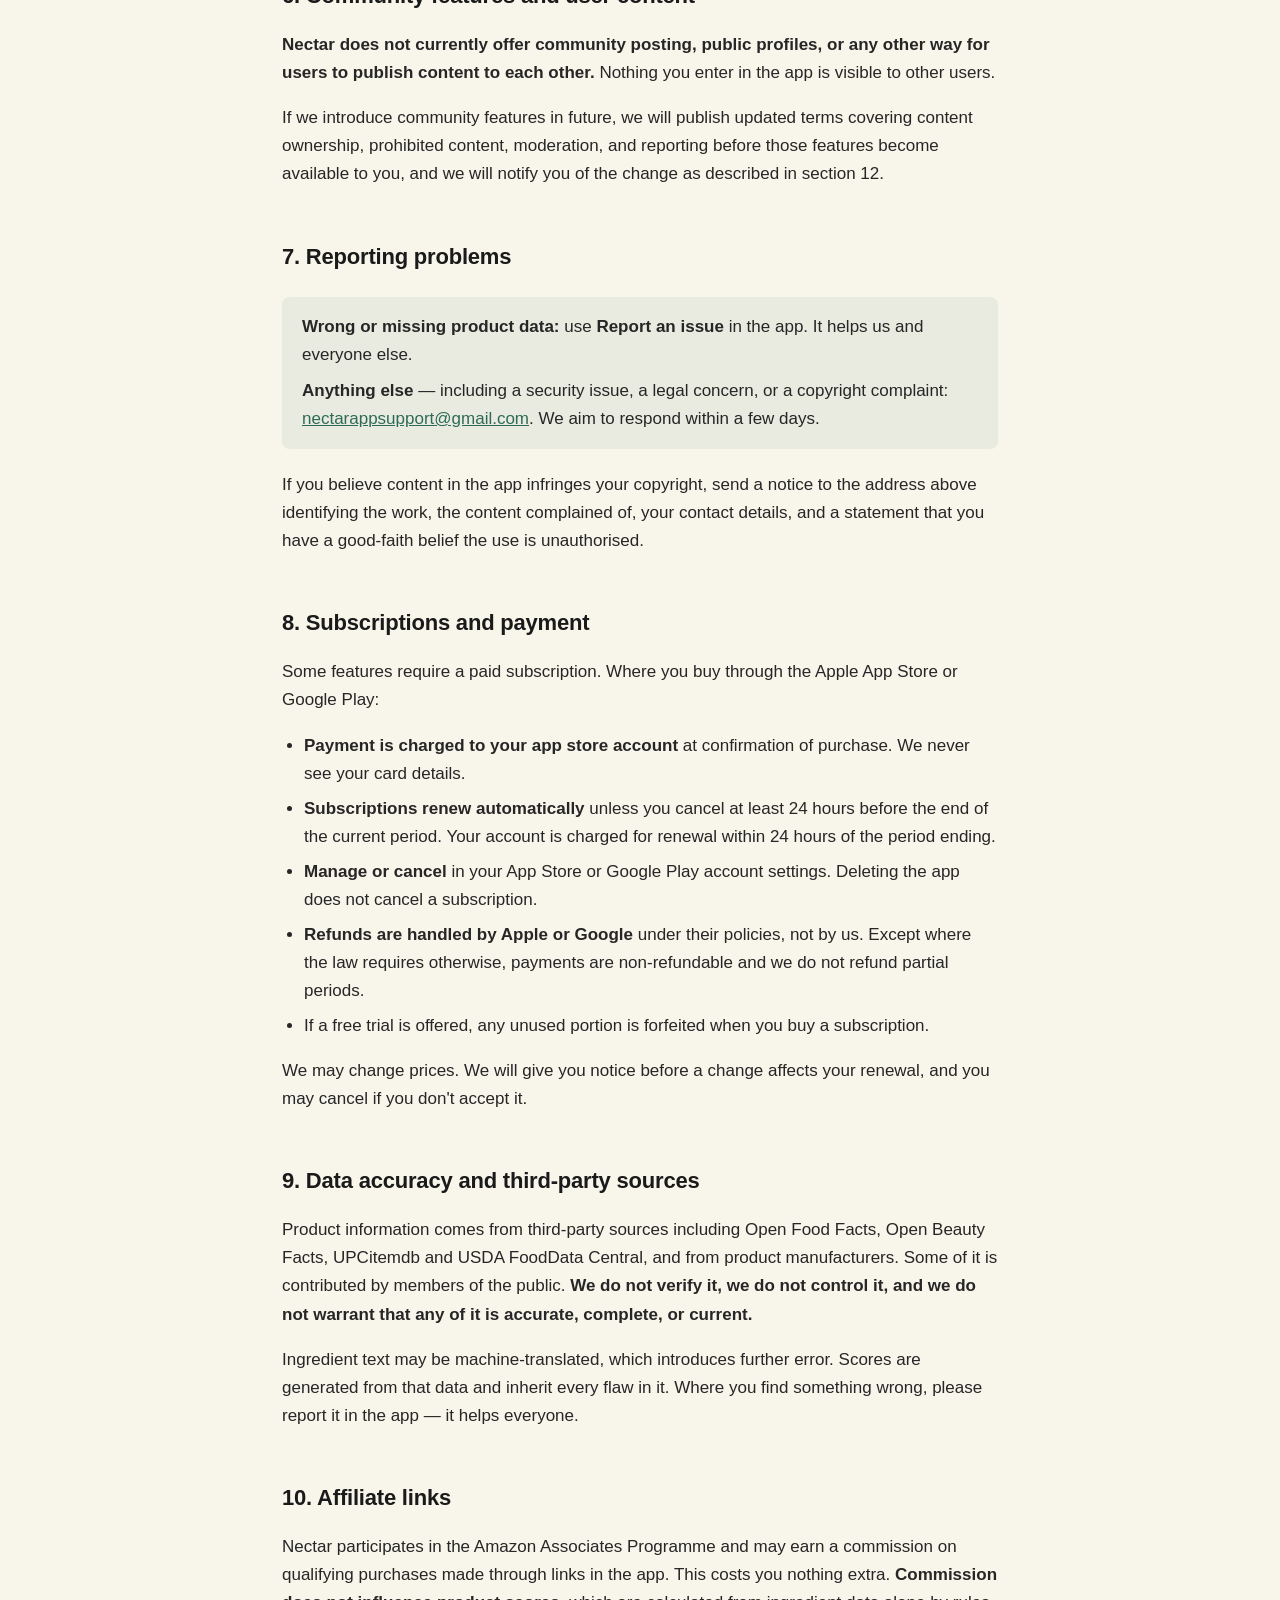
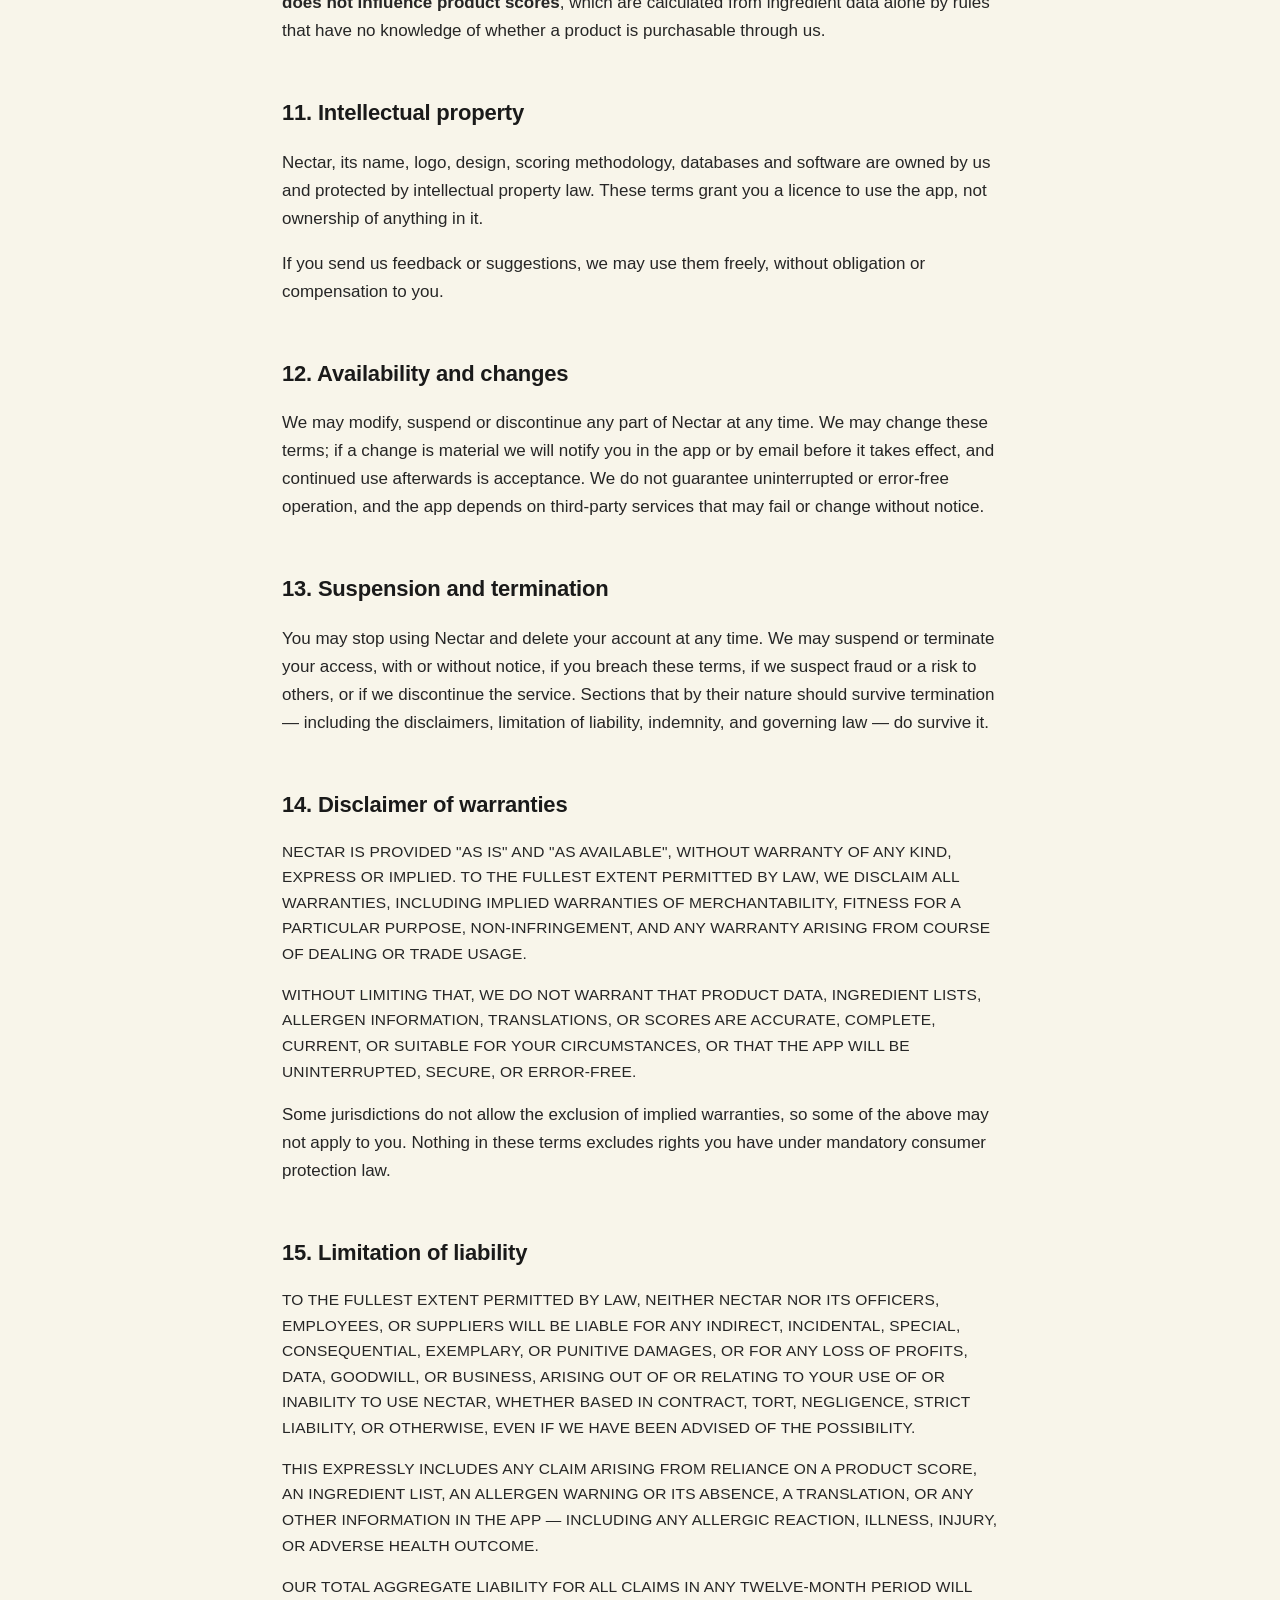
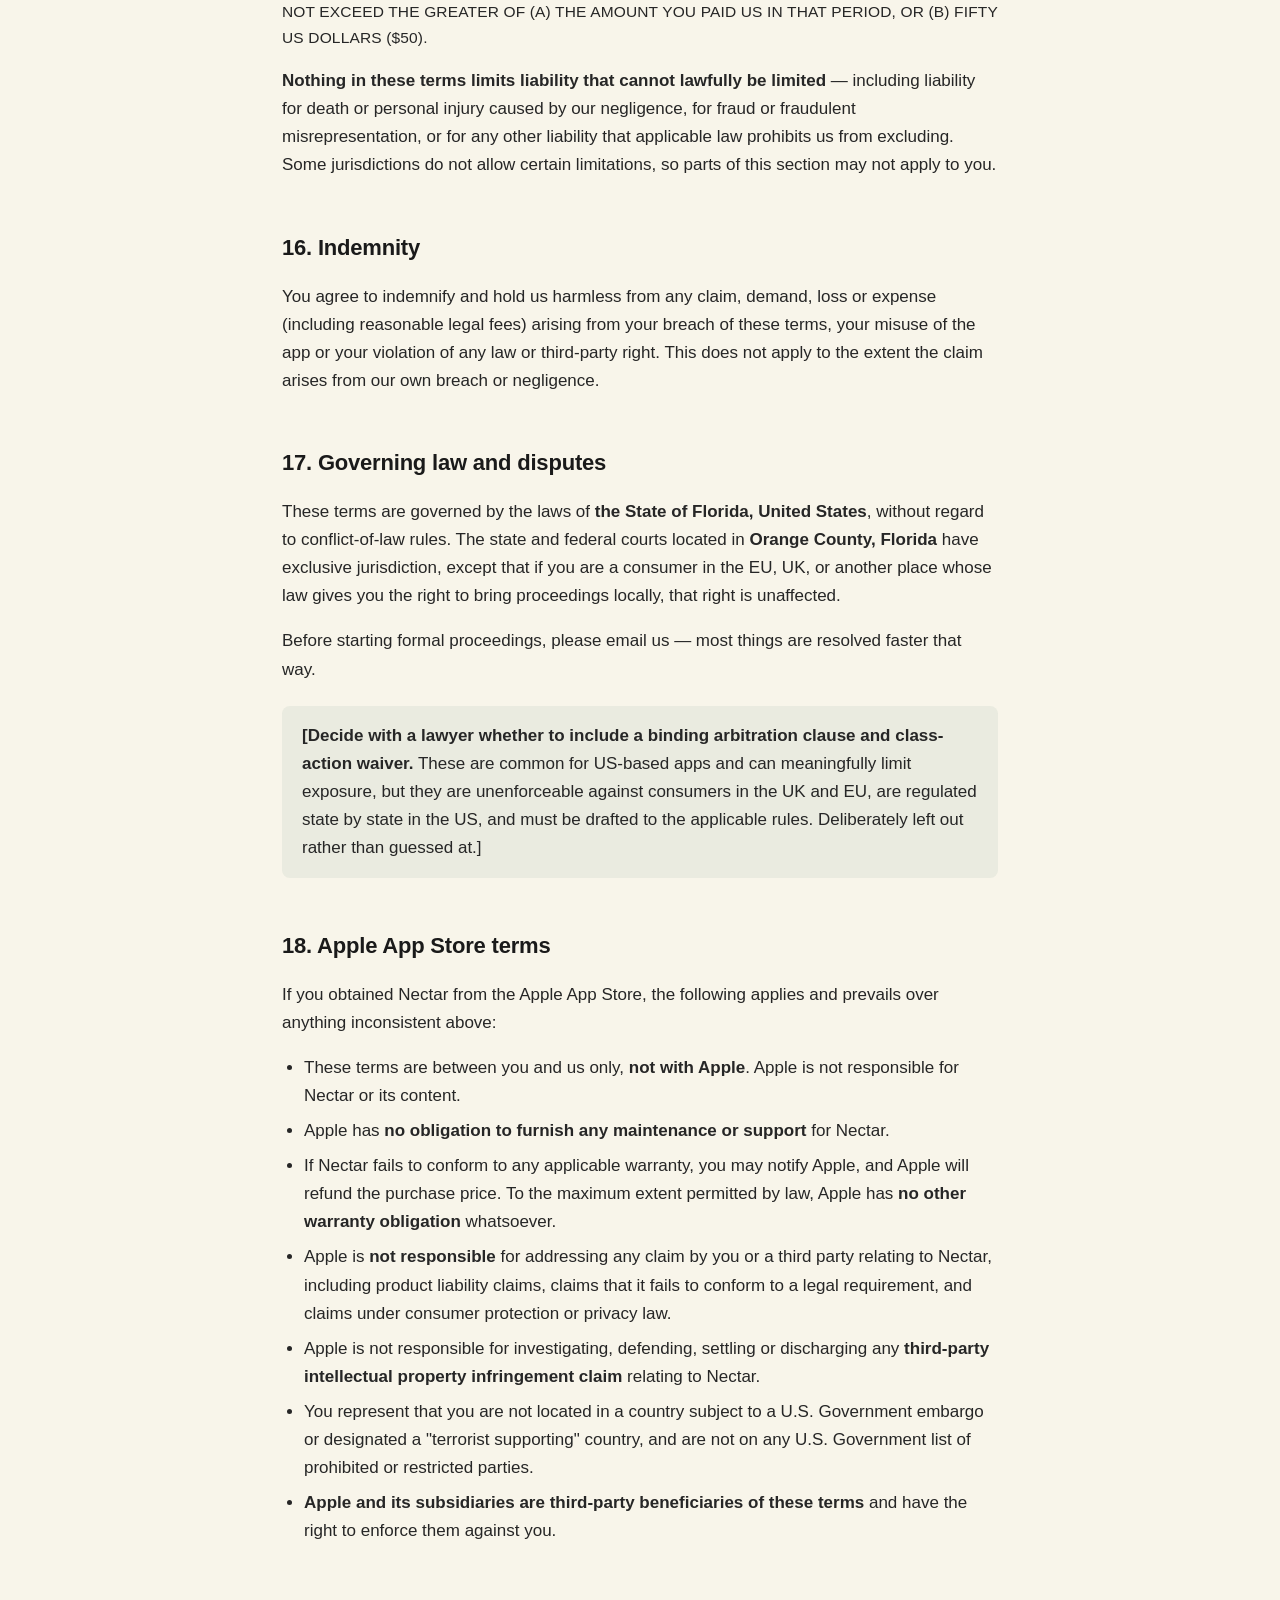
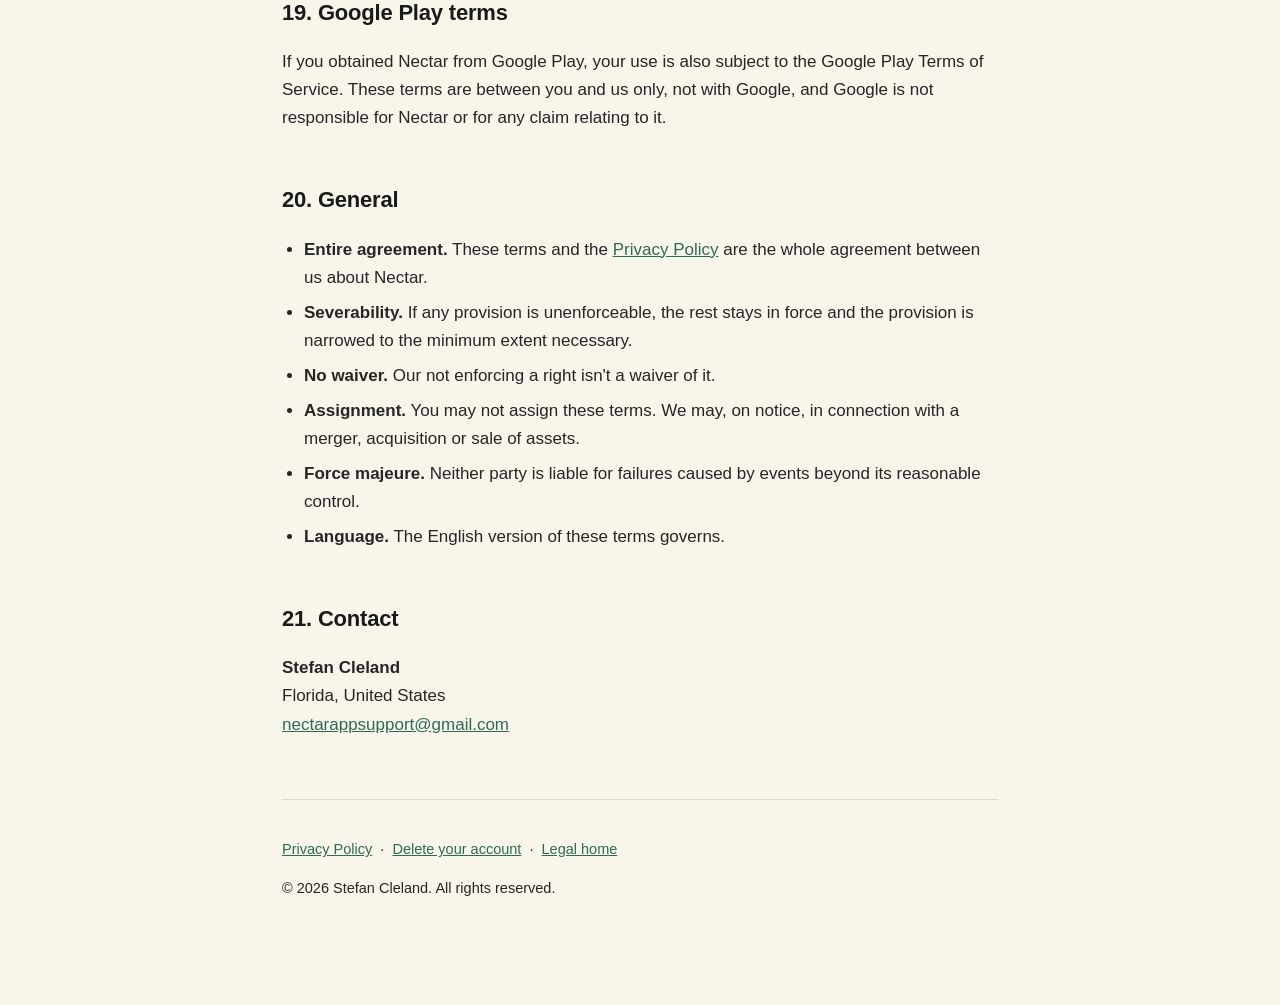
<file: terms.html>
<!doctype html>
<html lang="en">
<head>
<meta charset="utf-8">
<meta name="viewport" content="width=device-width, initial-scale=1">
<title>Terms of Service — Nectar</title>
<link rel="stylesheet" href="style.css">
</head>
<body>
<div class="wrap">

<header>
  <p class="brand">Nectar</p>
  <h1>Terms of Service</h1>
  <p class="dates"><strong>Effective:</strong> 14 August 2026 &nbsp;·&nbsp; <strong>Last updated:</strong> 20 August 2026</p>
</header>

<p>These terms are a binding agreement between you and <strong>Stefan Cleland</strong>, an individual sole proprietor ("Nectar", "we", "us"), governing your use of the Nectar mobile app. By downloading, installing or using Nectar, you accept them. <strong>If you do not accept them, do not use the app.</strong></p>

<div class="notice">
  <h2 id="health">1. Nectar is not medical advice. Read this part.</h2>

  <p><strong>Nectar is an informational tool, not a healthcare provider.</strong> We are not doctors, dietitians, nutritionists, allergists, or pharmacists. Nothing in this app is medical advice, diagnosis, or treatment, and nothing in it creates a doctor–patient or any other professional relationship.</p>

  <p><strong>Product scores are opinions, not facts.</strong> A score is the output of our own general-purpose rules applied to whatever ingredient data we could find. It is not a safety certification, a clinical assessment, or a judgement about whether a product is right for <em>you</em>. Two people with different bodies can be harmed and helped by the same food.</p>

  <p><strong>Never rely on Nectar for an allergy or medical decision.</strong> Our ingredient data comes from third-party databases and product manufacturers, and it can be <strong>incomplete, outdated, mistranslated, or simply wrong</strong>. Formulations change without notice. Barcodes are reused. Labels differ between countries and between batches of the same product.</p>

  <p style="font-weight:650;">If you have a food allergy, intolerance, or any medical condition: read the physical label on the physical package, every time, and follow the guidance of your own qualified healthcare professional. Nectar is not a substitute for either, and must never be used as your only check.</p>

  <p><strong>Never delay or disregard professional medical advice because of something you read in Nectar.</strong> If you think you are having a medical emergency or an allergic reaction, stop and call your local emergency number immediately.</p>

  <p>Nectar has not been evaluated by the U.S. Food and Drug Administration, the European Medicines Agency, the UK MHRA, or any comparable authority. It is not a medical device and is not intended to diagnose, treat, cure, or prevent any disease.</p>
</div>

<div class="toc">
  <h2>Contents</h2>
  <ol start="2">
    <li><a href="#eligibility">Who may use Nectar</a></li>
    <li><a href="#accounts">Your account</a></li>
    <li><a href="#licence">Your licence to use the app</a></li>
    <li><a href="#acceptable">Acceptable use</a></li>
    <li><a href="#ugc">Community features and user content</a></li>
    <li><a href="#reports">Reporting problems</a></li>
    <li><a href="#subs">Subscriptions and payment</a></li>
    <li><a href="#data">Data accuracy and third-party sources</a></li>
    <li><a href="#affiliate">Affiliate links</a></li>
    <li><a href="#ip">Intellectual property</a></li>
    <li><a href="#availability">Availability and changes</a></li>
    <li><a href="#termination">Suspension and termination</a></li>
    <li><a href="#warranty">Disclaimer of warranties</a></li>
    <li><a href="#liability">Limitation of liability</a></li>
    <li><a href="#indemnity">Indemnity</a></li>
    <li><a href="#law">Governing law and disputes</a></li>
    <li><a href="#apple">Apple App Store terms</a></li>
    <li><a href="#google">Google Play terms</a></li>
    <li><a href="#general">General</a></li>
    <li><a href="#contact">Contact</a></li>
  </ol>
</div>

<h2 id="eligibility">2. Who may use Nectar</h2>
<p>You must be <strong>at least 13 years old</strong>. If you are between 13 and the age of majority where you live, you may only use Nectar with the involvement of a parent or guardian who agrees to these terms on your behalf. You must not be barred from using the app under any applicable law or sanctions regime.</p>

<h2 id="accounts">3. Your account</h2>
<ul>
  <li>Give us accurate information and keep it current.</li>
  <li>Keep your credentials secure. You are responsible for what happens under your account.</li>
  <li>One person, one account. Don't share it or transfer it.</li>
  <li>Tell us promptly at <a href="mailto:nectarappsupport@gmail.com">nectarappsupport@gmail.com</a> if you think someone else has access.</li>
</ul>
<p>You can delete your account at any time from <strong>Settings → Account → Delete account</strong>, or by emailing us. Deletion is permanent.</p>

<h2 id="licence">4. Your licence to use the app</h2>
<p>We grant you a personal, limited, non-exclusive, non-transferable, revocable licence to use Nectar on devices you own or control, for your own non-commercial use, subject to these terms and to the rules of the app store you got it from. We reserve every right not expressly granted.</p>

<h2 id="acceptable">5. Acceptable use</h2>
<p>You agree not to:</p>
<ul>
  <li>Use Nectar for any unlawful purpose, or in breach of these terms</li>
  <li>Present Nectar's output as medical, clinical, or professional advice to anyone else</li>
  <li>Reverse engineer, decompile, or attempt to extract our scoring logic or source code, except where that restriction is prohibited by law</li>
  <li>Scrape, bulk-download, or systematically extract data from the app or our servers</li>
  <li>Interfere with the app's operation, probe our security, or attempt to access another user's account or data</li>
  <li>Use bots or automation to interact with the service</li>
  <li>Resell, sublicense, or commercially exploit the app or its data</li>
  <li>Remove or obscure any proprietary notice</li>
</ul>

<h2 id="ugc">6. Community features and user content</h2>
<p><strong>Nectar does not currently offer community posting, public profiles, or any other way for users to publish content to each other.</strong> Nothing you enter in the app is visible to other users.</p>
<p>If we introduce community features in future, we will publish updated terms covering content ownership, prohibited content, moderation, and reporting before those features become available to you, and we will notify you of the change as described in section 12.</p>

<h2 id="reports">7. Reporting problems</h2>
<div class="callout">
  <p style="margin:0 0 8px;"><strong>Wrong or missing product data:</strong> use <strong>Report an issue</strong> in the app. It helps us and everyone else.</p>
  <p style="margin:0;"><strong>Anything else</strong> — including a security issue, a legal concern, or a copyright complaint: <a href="mailto:nectarappsupport@gmail.com">nectarappsupport@gmail.com</a>. We aim to respond within a few days.</p>
</div>
<p>If you believe content in the app infringes your copyright, send a notice to the address above identifying the work, the content complained of, your contact details, and a statement that you have a good-faith belief the use is unauthorised.</p>

<h2 id="subs">8. Subscriptions and payment</h2>
<p>Some features require a paid subscription. Where you buy through the Apple App Store or Google Play:</p>
<ul>
  <li><strong>Payment is charged to your app store account</strong> at confirmation of purchase. We never see your card details.</li>
  <li><strong>Subscriptions renew automatically</strong> unless you cancel at least 24 hours before the end of the current period. Your account is charged for renewal within 24 hours of the period ending.</li>
  <li><strong>Manage or cancel</strong> in your App Store or Google Play account settings. Deleting the app does not cancel a subscription.</li>
  <li><strong>Refunds are handled by Apple or Google</strong> under their policies, not by us. Except where the law requires otherwise, payments are non-refundable and we do not refund partial periods.</li>
  <li>If a free trial is offered, any unused portion is forfeited when you buy a subscription.</li>
</ul>
<p>We may change prices. We will give you notice before a change affects your renewal, and you may cancel if you don't accept it.</p>

<h2 id="data">9. Data accuracy and third-party sources</h2>
<p>Product information comes from third-party sources including Open Food Facts, Open Beauty Facts, UPCitemdb and USDA FoodData Central, and from product manufacturers. Some of it is contributed by members of the public. <strong>We do not verify it, we do not control it, and we do not warrant that any of it is accurate, complete, or current.</strong></p>
<p>Ingredient text may be machine-translated, which introduces further error. Scores are generated from that data and inherit every flaw in it. Where you find something wrong, please report it in the app — it helps everyone.</p>

<h2 id="affiliate">10. Affiliate links</h2>
<p>Nectar participates in the Amazon Associates Programme and may earn a commission on qualifying purchases made through links in the app. This costs you nothing extra. <strong>Commission does not influence product scores</strong>, which are calculated from ingredient data alone by rules that have no knowledge of whether a product is purchasable through us.</p>

<h2 id="ip">11. Intellectual property</h2>
<p>Nectar, its name, logo, design, scoring methodology, databases and software are owned by us and protected by intellectual property law. These terms grant you a licence to use the app, not ownership of anything in it.</p>
<p>If you send us feedback or suggestions, we may use them freely, without obligation or compensation to you.</p>

<h2 id="availability">12. Availability and changes</h2>
<p>We may modify, suspend or discontinue any part of Nectar at any time. We may change these terms; if a change is material we will notify you in the app or by email before it takes effect, and continued use afterwards is acceptance. We do not guarantee uninterrupted or error-free operation, and the app depends on third-party services that may fail or change without notice.</p>

<h2 id="termination">13. Suspension and termination</h2>
<p>You may stop using Nectar and delete your account at any time. We may suspend or terminate your access, with or without notice, if you breach these terms, if we suspect fraud or a risk to others, or if we discontinue the service. Sections that by their nature should survive termination — including the disclaimers, limitation of liability, indemnity, and governing law — do survive it.</p>

<h2 id="warranty">14. Disclaimer of warranties</h2>
<p class="legalese">NECTAR IS PROVIDED "AS IS" AND "AS AVAILABLE", WITHOUT WARRANTY OF ANY KIND, EXPRESS OR IMPLIED. TO THE FULLEST EXTENT PERMITTED BY LAW, WE DISCLAIM ALL WARRANTIES, INCLUDING IMPLIED WARRANTIES OF MERCHANTABILITY, FITNESS FOR A PARTICULAR PURPOSE, NON-INFRINGEMENT, AND ANY WARRANTY ARISING FROM COURSE OF DEALING OR TRADE USAGE.</p>
<p class="legalese">WITHOUT LIMITING THAT, WE DO NOT WARRANT THAT PRODUCT DATA, INGREDIENT LISTS, ALLERGEN INFORMATION, TRANSLATIONS, OR SCORES ARE ACCURATE, COMPLETE, CURRENT, OR SUITABLE FOR YOUR CIRCUMSTANCES, OR THAT THE APP WILL BE UNINTERRUPTED, SECURE, OR ERROR-FREE.</p>
<p>Some jurisdictions do not allow the exclusion of implied warranties, so some of the above may not apply to you. Nothing in these terms excludes rights you have under mandatory consumer protection law.</p>

<h2 id="liability">15. Limitation of liability</h2>
<p class="legalese">TO THE FULLEST EXTENT PERMITTED BY LAW, NEITHER NECTAR NOR ITS OFFICERS, EMPLOYEES, OR SUPPLIERS WILL BE LIABLE FOR ANY INDIRECT, INCIDENTAL, SPECIAL, CONSEQUENTIAL, EXEMPLARY, OR PUNITIVE DAMAGES, OR FOR ANY LOSS OF PROFITS, DATA, GOODWILL, OR BUSINESS, ARISING OUT OF OR RELATING TO YOUR USE OF OR INABILITY TO USE NECTAR, WHETHER BASED IN CONTRACT, TORT, NEGLIGENCE, STRICT LIABILITY, OR OTHERWISE, EVEN IF WE HAVE BEEN ADVISED OF THE POSSIBILITY.</p>
<p class="legalese">THIS EXPRESSLY INCLUDES ANY CLAIM ARISING FROM RELIANCE ON A PRODUCT SCORE, AN INGREDIENT LIST, AN ALLERGEN WARNING OR ITS ABSENCE, A TRANSLATION, OR ANY OTHER INFORMATION IN THE APP — INCLUDING ANY ALLERGIC REACTION, ILLNESS, INJURY, OR ADVERSE HEALTH OUTCOME.</p>
<p class="legalese">OUR TOTAL AGGREGATE LIABILITY FOR ALL CLAIMS IN ANY TWELVE-MONTH PERIOD WILL NOT EXCEED THE GREATER OF (A) THE AMOUNT YOU PAID US IN THAT PERIOD, OR (B) FIFTY US DOLLARS ($50).</p>
<p><strong>Nothing in these terms limits liability that cannot lawfully be limited</strong> — including liability for death or personal injury caused by our negligence, for fraud or fraudulent misrepresentation, or for any other liability that applicable law prohibits us from excluding. Some jurisdictions do not allow certain limitations, so parts of this section may not apply to you.</p>

<h2 id="indemnity">16. Indemnity</h2>
<p>You agree to indemnify and hold us harmless from any claim, demand, loss or expense (including reasonable legal fees) arising from your breach of these terms, your misuse of the app or your violation of any law or third-party right. This does not apply to the extent the claim arises from our own breach or negligence.</p>

<h2 id="law">17. Governing law and disputes</h2>
<p>These terms are governed by the laws of <strong>the State of Florida, United States</strong>, without regard to conflict-of-law rules. The state and federal courts located in <strong>Orange County, Florida</strong> have exclusive jurisdiction, except that if you are a consumer in the EU, UK, or another place whose law gives you the right to bring proceedings locally, that right is unaffected.</p>
<p>Before starting formal proceedings, please email us — most things are resolved faster that way.</p>
<div class="callout">
  <p style="margin:0;"><strong>[Decide with a lawyer whether to include a binding arbitration clause and class-action waiver.</strong> These are common for US-based apps and can meaningfully limit exposure, but they are unenforceable against consumers in the UK and EU, are regulated state by state in the US, and must be drafted to the applicable rules. Deliberately left out rather than guessed at.]</p>
</div>

<h2 id="apple">18. Apple App Store terms</h2>
<p>If you obtained Nectar from the Apple App Store, the following applies and prevails over anything inconsistent above:</p>
<ul>
  <li>These terms are between you and us only, <strong>not with Apple</strong>. Apple is not responsible for Nectar or its content.</li>
  <li>Apple has <strong>no obligation to furnish any maintenance or support</strong> for Nectar.</li>
  <li>If Nectar fails to conform to any applicable warranty, you may notify Apple, and Apple will refund the purchase price. To the maximum extent permitted by law, Apple has <strong>no other warranty obligation</strong> whatsoever.</li>
  <li>Apple is <strong>not responsible</strong> for addressing any claim by you or a third party relating to Nectar, including product liability claims, claims that it fails to conform to a legal requirement, and claims under consumer protection or privacy law.</li>
  <li>Apple is not responsible for investigating, defending, settling or discharging any <strong>third-party intellectual property infringement claim</strong> relating to Nectar.</li>
  <li>You represent that you are not located in a country subject to a U.S. Government embargo or designated a "terrorist supporting" country, and are not on any U.S. Government list of prohibited or restricted parties.</li>
  <li><strong>Apple and its subsidiaries are third-party beneficiaries of these terms</strong> and have the right to enforce them against you.</li>
</ul>

<h2 id="google">19. Google Play terms</h2>
<p>If you obtained Nectar from Google Play, your use is also subject to the Google Play Terms of Service. These terms are between you and us only, not with Google, and Google is not responsible for Nectar or for any claim relating to it.</p>

<h2 id="general">20. General</h2>
<ul>
  <li><strong>Entire agreement.</strong> These terms and the <a href="privacy.html">Privacy Policy</a> are the whole agreement between us about Nectar.</li>
  <li><strong>Severability.</strong> If any provision is unenforceable, the rest stays in force and the provision is narrowed to the minimum extent necessary.</li>
  <li><strong>No waiver.</strong> Our not enforcing a right isn't a waiver of it.</li>
  <li><strong>Assignment.</strong> You may not assign these terms. We may, on notice, in connection with a merger, acquisition or sale of assets.</li>
  <li><strong>Force majeure.</strong> Neither party is liable for failures caused by events beyond its reasonable control.</li>
  <li><strong>Language.</strong> The English version of these terms governs.</li>
</ul>

<h2 id="contact">21. Contact</h2>
<p>
  <strong>Stefan Cleland</strong><br>
  Florida, United States<br>
  <a href="mailto:nectarappsupport@gmail.com">nectarappsupport@gmail.com</a>
</p>

<footer>
  <p><a href="privacy.html">Privacy Policy</a> &nbsp;·&nbsp; <a href="delete-account.html">Delete your account</a> &nbsp;·&nbsp; <a href="index.html">Legal home</a></p>
  <p>© 2026 Stefan Cleland. All rights reserved.</p>
</footer>

</div>
</body>
</html>
</file>
<file: style.css>
/* Shared styling for Nectar's public legal pages.
   Deliberately plain and self-contained — no fonts, scripts, or assets loaded
   from anywhere else, so these pages stay reachable and readable forever. */

:root {
  --cream:  #F8F5EA;
  --ink:    #1A1A1A;
  --muted:  #5C5C5C;
  --green:  #2D6B55;
  --rule:   rgba(26, 26, 26, 0.12);
  --warn-bg:     #FFF4E0;
  --warn-border: #E8940A;
}

* { box-sizing: border-box; }

body {
  margin: 0;
  background: var(--cream);
  color: var(--ink);
  font-family: -apple-system, BlinkMacSystemFont, "Segoe UI", Roboto, Helvetica, Arial, sans-serif;
  font-size: 17px;
  line-height: 1.65;
  -webkit-text-size-adjust: 100%;
}

.wrap {
  max-width: 760px;
  margin: 0 auto;
  padding: 40px 22px 90px;
}

header { border-bottom: 1px solid var(--rule); padding-bottom: 26px; margin-bottom: 34px; }
.brand { font-size: 15px; font-weight: 700; letter-spacing: 0.14em; text-transform: uppercase; color: var(--green); margin: 0 0 10px; }

h1 { font-size: 34px; line-height: 1.2; letter-spacing: -0.5px; margin: 0 0 12px; }
h2 { font-size: 22px; letter-spacing: -0.2px; margin: 44px 0 12px; padding-top: 6px; }
h3 { font-size: 17.5px; margin: 26px 0 8px; }

.dates { color: var(--muted); font-size: 14.5px; margin: 0; }

p, li { color: #262626; }
ul, ol { padding-left: 22px; }
li { margin-bottom: 7px; }

a { color: var(--green); }

strong { font-weight: 650; }

/* The health disclaimer. It is the single most important thing on the page and
   is styled to survive skim-reading. */
.notice {
  background: var(--warn-bg);
  border-left: 5px solid var(--warn-border);
  border-radius: 8px;
  padding: 18px 20px;
  margin: 26px 0;
}
.notice p:first-child { margin-top: 0; }
.notice p:last-child  { margin-bottom: 0; }
.notice h2 { margin-top: 0; }

.callout {
  background: rgba(45, 107, 85, 0.07);
  border-radius: 8px;
  padding: 16px 20px;
  margin: 22px 0;
}

/* Sections that must be read as written — liability, arbitration, disclaimers.
   Capitalised in the source text; this keeps them legible rather than shouty. */
.legalese { font-size: 15.5px; letter-spacing: 0.01em; }

table { border-collapse: collapse; width: 100%; margin: 18px 0; font-size: 15.5px; }
th, td { text-align: left; padding: 11px 12px; border-bottom: 1px solid var(--rule); vertical-align: top; }
th { font-weight: 650; background: rgba(45, 107, 85, 0.06); }

.toc { background: #fff; border: 1px solid var(--rule); border-radius: 12px; padding: 18px 22px; margin: 30px 0 10px; }
.toc h2 { margin: 0 0 10px; font-size: 16px; text-transform: uppercase; letter-spacing: 0.08em; color: var(--muted); }
.toc ol { margin: 0; font-size: 15.5px; }

footer { margin-top: 60px; padding-top: 24px; border-top: 1px solid var(--rule); color: var(--muted); font-size: 14.5px; }

/* The pages are light by design — a legal document that changes appearance
   between devices invites arguments about what the user was shown. */
</file>
